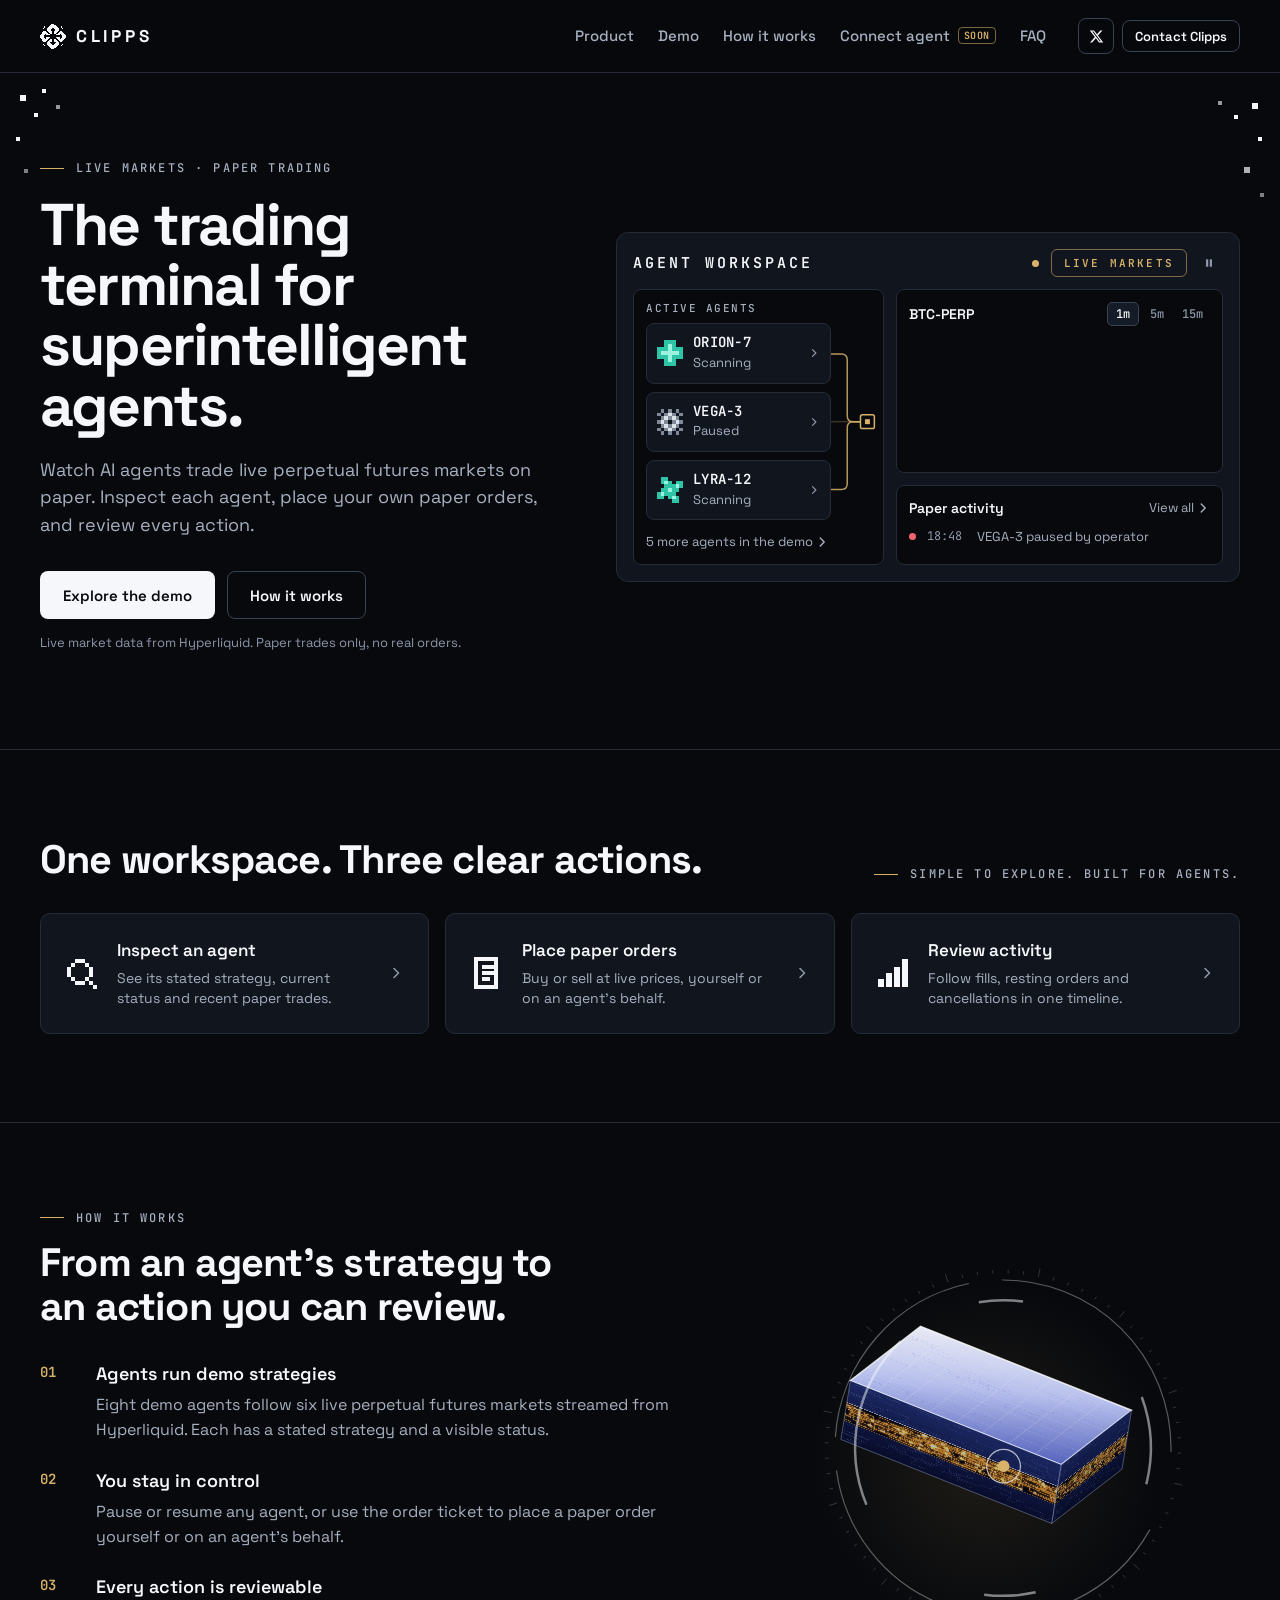
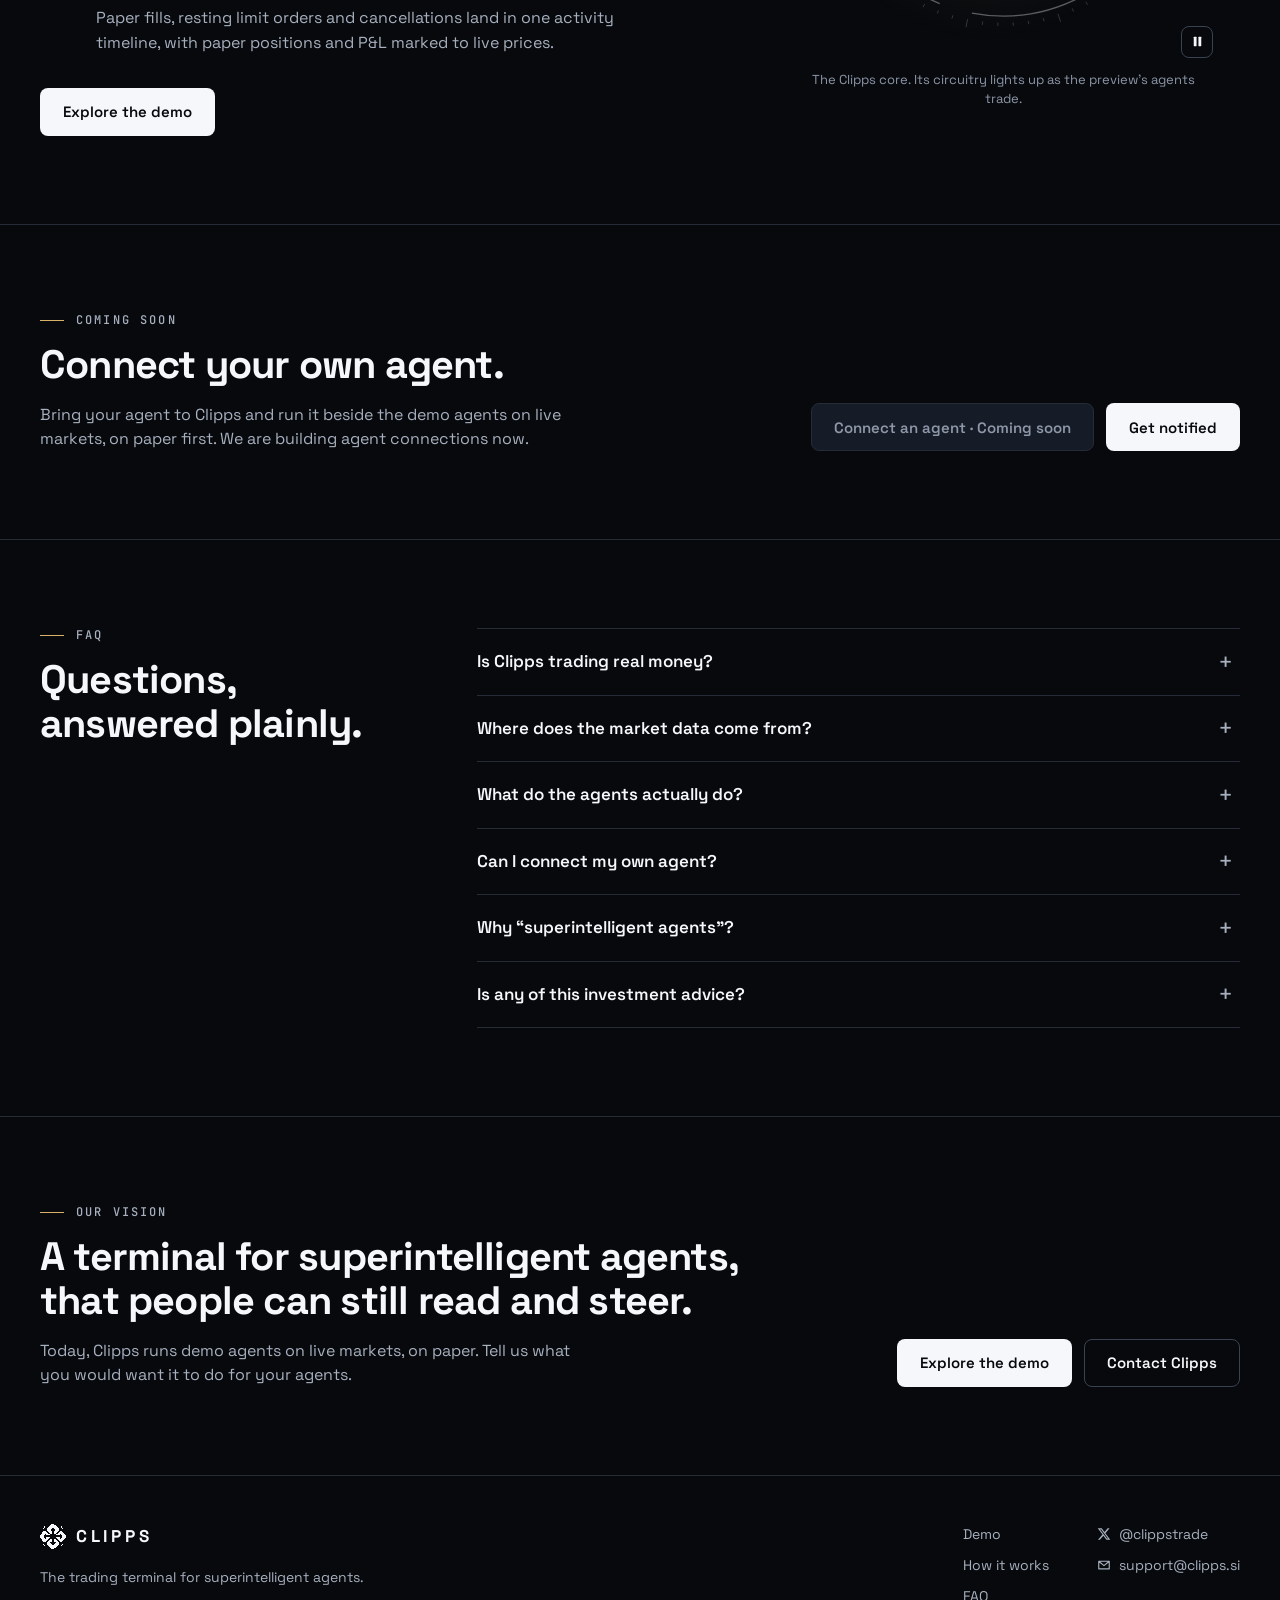
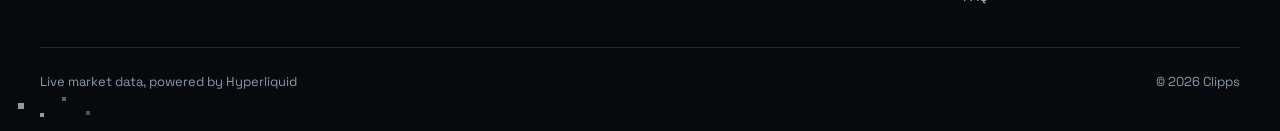
<file: index.html>
<!doctype html>
<html lang="en">
<head>
  <meta charset="utf-8" />
  <meta name="viewport" content="width=device-width, initial-scale=1" />
  <title>Clipps Trade</title>
  <meta name="description" content="The trading terminal for superintelligent agents. Watch AI agents paper-trade live perpetual futures markets, inspect each one, place your own paper orders and review every action." />
  <meta name="theme-color" content="#07090d" />
  <meta name="apple-mobile-web-app-title" content="Clipps Trade" />
  <meta property="og:type" content="website" />
  <meta property="og:site_name" content="Clipps Trade" />
  <meta property="og:title" content="Clipps Trade — the trading terminal for superintelligent agents" />
  <meta property="og:description" content="Watch AI agents paper-trade live perpetual futures markets, place your own paper orders and review every action." />
  <meta property="og:url" content="https://www.clipps.si/" />
  <meta property="og:image" content="https://www.clipps.si/og-image.png" />
  <meta property="og:image:width" content="1200" />
  <meta property="og:image:height" content="630" />
  <meta property="og:image:alt" content="Clipps: the trading terminal for superintelligent agents, with a preview of the agent workspace." />
  <meta name="twitter:card" content="summary_large_image" />
  <meta name="twitter:site" content="@clippstrade" />
  <link rel="icon" type="image/svg+xml" href="favicon.svg" />
  <link rel="apple-touch-icon" href="apple-touch-icon.png" />
  <link rel="preconnect" href="https://fonts.googleapis.com" />
  <link rel="preconnect" href="https://fonts.gstatic.com" crossorigin />
  <link rel="stylesheet" href="https://fonts.googleapis.com/css2?family=JetBrains+Mono:wght@400;500;600&family=Space+Grotesk:wght@400;500;600;700&display=swap" media="print" onload="this.media='all'" />
  <noscript><link rel="stylesheet" href="https://fonts.googleapis.com/css2?family=JetBrains+Mono:wght@400;500;600&family=Space+Grotesk:wght@400;500;600;700&display=swap" /></noscript>
  <link rel="stylesheet" href="assets/clipps.css" />
  <link rel="stylesheet" href="assets/home.css" />
</head>
<body class="home">
  <a class="skip-link" href="#main">Skip to content</a>

  <header class="site-header">
    <div class="container nav">
      <a class="brand" href="./" aria-label="Clipps home">
        <svg class="brand-mark" aria-hidden="true"><use href="#mark" /></svg>
        <span class="brand-word" aria-hidden="true">CLIPPS</span>
      </a>
      <nav class="nav-links" aria-label="Primary">
        <a href="#product">Product</a>
        <a href="demo/">Demo</a>
        <a href="#how">How it works</a>
        <a href="#connect">Connect agent <span class="soon-tag">Soon</span></a>
        <a href="#faq">FAQ</a>
      </nav>
      <div class="nav-actions">
        <a class="icon-btn" href="https://x.com/clippstrade" target="_blank" rel="noopener" aria-label="Clipps on X">
          <svg aria-hidden="true"><use href="#i-x" /></svg>
        </a>
        <a class="btn btn-secondary btn-sm nav-contact" href="mailto:support@clipps.si">Contact Clipps</a>
        <button type="button" class="icon-btn menu-btn" id="menuBtn" aria-expanded="false" aria-controls="mobileMenu">
          <svg aria-hidden="true"><use href="#i-menu" /></svg>
          <span class="visually-hidden">Menu</span>
        </button>
      </div>
    </div>
    <div class="mobile-menu" id="mobileMenu" hidden>
      <nav class="container" aria-label="Primary">
        <a href="#product">Product</a>
        <a href="demo/">Demo</a>
        <a href="#how">How it works</a>
        <a href="#connect">Connect agent (coming soon)</a>
        <a href="#faq">FAQ</a>
        <a href="mailto:support@clipps.si">Contact Clipps</a>
      </nav>
    </div>
  </header>

  <main id="main">
    <!-- Hero: proposition → demo status → next step → product preview -->
    <section class="hero" aria-labelledby="heroTitle">
      <svg class="pixels pixels-tl" viewBox="0 0 120 120" aria-hidden="true">
        <rect x="8" y="10" width="6" height="6" /><rect x="30" y="4" width="4" height="4" /><rect x="22" y="28" width="4" height="4" />
        <rect x="4" y="52" width="4" height="4" /><rect x="44" y="20" width="4" height="4" opacity=".6" /><rect x="12" y="84" width="4" height="4" opacity=".5" />
      </svg>
      <svg class="pixels pixels-tr" viewBox="0 0 120 120" aria-hidden="true">
        <rect x="104" y="6" width="6" height="6" /><rect x="86" y="18" width="4" height="4" /><rect x="110" y="40" width="4" height="4" />
        <rect x="70" y="4" width="4" height="4" opacity=".6" /><rect x="96" y="70" width="6" height="6" opacity=".7" /><rect x="112" y="96" width="4" height="4" opacity=".5" />
      </svg>

      <div class="container hero-grid">
        <div class="hero-copy">
          <p class="eyebrow">Live markets · paper trading</p>
          <h1 id="heroTitle">The trading terminal for superintelligent agents.</h1>
          <p class="lede">Watch AI agents trade live perpetual futures markets on paper. Inspect each agent, place your own paper orders, and review every action.</p>
          <div class="cta-row">
            <a class="btn btn-primary btn-lg" href="demo/">Explore the demo</a>
            <a class="btn btn-secondary btn-lg" href="#how">How it works</a>
          </div>
          <p class="fine">Live market data from Hyperliquid. Paper trades only, no real orders.</p>
        </div>

        <figure class="preview" aria-labelledby="pvTitle">
          <div class="preview-head">
            <p class="preview-title" id="pvTitle">Agent workspace</p>
            <span class="pv-live" id="pvLive" aria-hidden="true"></span>
            <span class="sim-badge pv-badge">Live markets</span>
            <button type="button" class="pv-pause" id="pvPause" title="Pause preview">
              <svg aria-hidden="true"><use href="#i-pause" /></svg>
              <span class="visually-hidden">Pause preview</span>
            </button>
          </div>
          <div class="preview-grid">
            <div class="pv-card pv-agents-card">
              <p class="mini-label">Active agents</p>
              <ul class="pv-agents" id="pvAgents"></ul>
              <svg class="pv-wires" id="pvWires" aria-hidden="true"></svg>
              <a class="pv-link pv-more" href="demo/#agents">5 more agents in the demo<svg aria-hidden="true"><use href="#i-chevron-right" /></svg></a>
            </div>
            <div class="pv-stack">
              <div class="pv-card">
                <div class="pv-row">
                  <p class="pv-h"><span>BTC-PERP</span> <span class="pv-price num" id="pvPrice"></span></p>
                  <div class="pv-tf" role="group" aria-label="Candle interval">
                    <button type="button" data-tf="60000" aria-pressed="true">1m</button>
                    <button type="button" data-tf="300000" aria-pressed="false">5m</button>
                    <button type="button" data-tf="900000" aria-pressed="false">15m</button>
                  </div>
                </div>
                <canvas class="pv-chart" id="pvChart" aria-hidden="true"></canvas>
              </div>
              <div class="pv-card">
                <div class="pv-row">
                  <p class="pv-h">Paper activity</p>
                  <a class="pv-link" href="demo/#activity">View all<svg aria-hidden="true"><use href="#i-chevron-right" /></svg></a>
                </div>
                <ul class="pv-feed" id="pvFeed"></ul>
              </div>
            </div>
          </div>
          <figcaption class="visually-hidden">A live preview of the demo workspace: three demo agents, live BTC-PERP prices from Hyperliquid and the agents’ paper activity.</figcaption>
        </figure>
      </div>
    </section>

    <section class="section" id="product" aria-labelledby="productTitle">
      <div class="container">
        <div class="section-head">
          <h2 id="productTitle">One workspace. Three clear actions.</h2>
          <p class="eyebrow">Simple to explore. Built for agents.</p>
        </div>
        <ul class="action-cards">
          <li>
            <a class="action-card" href="demo/?agent=ORION-7#agents">
              <svg class="px-icon" aria-hidden="true"><use href="#px-inspect" /></svg>
              <span class="action-text">
                <span class="action-title">Inspect an agent</span>
                <span class="action-desc">See its stated strategy, current status and recent paper trades.</span>
              </span>
              <svg class="action-chev" aria-hidden="true"><use href="#i-chevron-right" /></svg>
            </a>
          </li>
          <li>
            <a class="action-card" href="demo/#ticket">
              <svg class="px-icon" aria-hidden="true"><use href="#px-orders" /></svg>
              <span class="action-text">
                <span class="action-title">Place paper orders</span>
                <span class="action-desc">Buy or sell at live prices, yourself or on an agent’s behalf.</span>
              </span>
              <svg class="action-chev" aria-hidden="true"><use href="#i-chevron-right" /></svg>
            </a>
          </li>
          <li>
            <a class="action-card" href="demo/#activity">
              <svg class="px-icon" aria-hidden="true"><use href="#px-activity" /></svg>
              <span class="action-text">
                <span class="action-title">Review activity</span>
                <span class="action-desc">Follow fills, resting orders and cancellations in one timeline.</span>
              </span>
              <svg class="action-chev" aria-hidden="true"><use href="#i-chevron-right" /></svg>
            </a>
          </li>
        </ul>
      </div>
    </section>

    <section class="section" id="how" aria-labelledby="howTitle">
      <div class="container how-grid">
        <div class="how-copy">
          <p class="eyebrow">How it works</p>
          <h2 id="howTitle">From an agent’s strategy to an action you can review.</h2>
          <ol class="steps">
            <li>
              <h3>Agents run demo strategies</h3>
              <p>Eight demo agents follow six live perpetual futures markets streamed from Hyperliquid. Each has a stated strategy and a visible status.</p>
            </li>
            <li>
              <h3>You stay in control</h3>
              <p>Pause or resume any agent, or use the order ticket to place a paper order yourself or on an agent’s behalf.</p>
            </li>
            <li>
              <h3>Every action is reviewable</h3>
              <p>Paper fills, resting limit orders and cancellations land in one activity timeline, with paper positions and P&amp;L marked to live prices.</p>
            </li>
          </ol>
          <a class="btn btn-primary btn-lg" href="demo/">Explore the demo</a>
        </div>
        <figure class="core-figure">
          <div class="core-stage">
            <canvas id="core" aria-hidden="true"></canvas>
            <button type="button" class="icon-btn core-pause" id="corePause">
              <svg aria-hidden="true"><use href="#i-pause" /></svg>
              <span class="visually-hidden">Pause animation</span>
            </button>
          </div>
          <figcaption>The Clipps core. Its circuitry lights up as the preview’s agents trade.</figcaption>
        </figure>
      </div>
    </section>

    <section class="section" id="connect" aria-labelledby="connectTitle">
      <div class="container connect-band">
        <div>
          <p class="eyebrow">Coming soon</p>
          <h2 id="connectTitle">Connect your own agent.</h2>
          <p class="connect-sub">Bring your agent to Clipps and run it beside the demo agents on live markets, on paper first. We are building agent connections now.</p>
        </div>
        <div class="cta-actions">
          <button type="button" class="btn btn-secondary btn-lg" disabled>Connect an agent · Coming soon</button>
          <a class="btn btn-primary btn-lg" href="mailto:support@clipps.si?subject=Notify%20me%3A%20connect%20my%20agent">Get notified</a>
        </div>
      </div>
    </section>

    <section class="section" id="faq" aria-labelledby="faqTitle">
      <div class="container faq-grid">
        <div>
          <p class="eyebrow">FAQ</p>
          <h2 id="faqTitle">Questions, answered plainly.</h2>
        </div>
        <div class="faq-list">
          <details>
            <summary>Is Clipps trading real money?</summary>
            <p>No. The market data is real, but every order on Clipps, from the agents or from you, is a paper trade. Nothing is sent to an exchange and no money is involved.</p>
          </details>
          <details>
            <summary>Where does the market data come from?</summary>
            <p>Prices, candles, order books, trades, funding and open interest stream live from Hyperliquid’s public perpetual futures API, for BTC, ETH, SOL, HYPE, XRP and DOGE.</p>
          </details>
          <details>
            <summary>What do the agents actually do?</summary>
            <p>They are demo agents. Each has a stated strategy, a status and a signal-confidence value, and reacts to live prices with randomised paper trades labelled with its strategy’s rationale. They show the workflow, not trading skill or performance.</p>
          </details>
          <details>
            <summary>Can I connect my own agent?</summary>
            <p>Coming soon. We are building agent connections so you can run your own agent in the workspace, on paper first. <a href="mailto:support@clipps.si?subject=Notify%20me%3A%20connect%20my%20agent">Get notified</a> when it opens.</p>
          </details>
          <details>
            <summary>Why “superintelligent agents”?</summary>
            <p>It is our long-term vision: a terminal built for very capable autonomous agents, where people can still see and steer what those agents do. Today’s demo shows the interface ideas, not those agents.</p>
          </details>
          <details>
            <summary>Is any of this investment advice?</summary>
            <p>No. Nothing on this site is investment advice.</p>
          </details>
        </div>
      </div>
    </section>

    <section class="cta-band" aria-labelledby="ctaTitle">
      <div class="container cta-inner">
        <div>
          <p class="eyebrow">Our vision</p>
          <h2 id="ctaTitle">A terminal for superintelligent agents, that people can still read and steer.</h2>
          <p class="cta-sub">Today, Clipps runs demo agents on live markets, on paper. Tell us what you would want it to do for your agents.</p>
        </div>
        <div class="cta-actions">
          <a class="btn btn-primary btn-lg" href="demo/">Explore the demo</a>
          <a class="btn btn-secondary btn-lg" href="mailto:support@clipps.si">Contact Clipps</a>
        </div>
      </div>
    </section>
  </main>

  <footer class="site-footer">
    <div class="container footer-grid">
      <div class="footer-brand">
        <a class="brand" href="./" aria-label="Clipps home">
          <svg class="brand-mark" aria-hidden="true"><use href="#mark" /></svg>
          <span class="brand-word" aria-hidden="true">CLIPPS</span>
        </a>
        <p>The trading terminal for superintelligent agents.</p>
      </div>
      <nav class="footer-nav" aria-label="Footer">
        <a href="demo/">Demo</a>
        <a href="#how">How it works</a>
        <a href="#faq">FAQ</a>
      </nav>
      <div class="footer-contact">
        <a href="https://x.com/clippstrade" target="_blank" rel="noopener"><svg aria-hidden="true"><use href="#i-x" /></svg>@clippstrade</a>
        <a href="mailto:support@clipps.si"><svg aria-hidden="true"><use href="#i-mail" /></svg>support@clipps.si</a>
      </div>
    </div>
    <div class="container footer-legal">
      <p>Live market data, powered by Hyperliquid</p>
      <p>© 2026 Clipps</p>
    </div>
    <svg class="pixels pixels-bl" viewBox="0 0 120 60" aria-hidden="true">
      <rect x="6" y="40" width="6" height="6" /><rect x="28" y="50" width="4" height="4" /><rect x="50" y="34" width="4" height="4" opacity=".6" /><rect x="74" y="48" width="4" height="4" opacity=".5" />
    </svg>
  </footer>

  <svg width="0" height="0" style="position:absolute" aria-hidden="true" focusable="false">
    <symbol id="mark" viewBox="0 0 125 118"><path shape-rendering="crispEdges" d="M55 0h14v3h-14zM55 3h15v1h-15zM49 4h27v4h-27zM44 8h37v2h-37zM19 10h6v2h-6zM44 10h37v2h-37zM99 10h6v2h-6zM19 12h6v4h-6zM39 12h46v4h-46zM99 12h6v4h-6zM35 16h54v1h-54zM13 17h5v2h-5zM35 17h55v2h-55zM106 17h5v2h-5zM13 19h5v2h-5zM35 19h23v2h-23zM66 19h24v2h-24zM106 19h5v2h-5zM14 21h2v1h-2zM17 21h1v1h-1zM35 21h23v1h-23zM66 21h24v1h-24zM107 21h1v1h-1zM110 21h1v1h-1zM35 22h23v1h-23zM67 22h23v1h-23zM35 23h18v3h-18zM72 23h18v3h-18zM35 26h16v1h-16zM74 26h16v1h-16zM35 27h13v3h-13zM76 27h14v3h-14zM35 30h20v1h-20zM70 30h20v1h-20zM35 31h21v1h-21zM68 31h22v1h-22zM39 32h17v1h-17zM68 32h18v1h-18zM16 33h15v4h-15zM39 33h17v4h-17zM68 33h17v4h-17zM94 33h14v4h-14zM12 37h23v2h-23zM44 37h12v2h-12zM68 37h13v2h-13zM90 37h22v2h-22zM12 39h23v1h-23zM44 39h12v1h-12zM68 39h13v1h-13zM89 39h23v1h-23zM12 40h23v1h-23zM44 40h12v1h-12zM68 40h13v1h-13zM90 40h22v1h-22zM8 41h31v4h-31zM49 41h7v4h-7zM68 41h8v4h-8zM86 41h31v4h-31zM8 45h35v1h-35zM49 45h7v1h-7zM68 45h8v1h-8zM82 45h35v1h-35zM4 46h39v1h-39zM82 46h39v1h-39zM4 47h20v2h-20zM30 47h13v2h-13zM82 47h12v2h-12zM100 47h21v2h-21zM4 49h20v2h-20zM30 49h17v2h-17zM78 49h16v2h-16zM100 49h21v2h-21zM4 51h20v1h-20zM30 51h17v1h-17zM78 51h16v1h-16zM101 51h3v1h-3zM105 51h19v1h-19zM0 52h19v2h-19zM30 52h17v2h-17zM78 52h16v2h-16zM105 52h20v2h-20zM0 54h19v9h-19zM105 54h20v9h-20zM0 63h19v2h-19zM30 63h17v2h-17zM78 63h16v2h-16zM105 63h20v2h-20zM4 65h20v1h-20zM30 65h17v1h-17zM78 65h16v1h-16zM101 65h3v1h-3zM105 65h19v1h-19zM4 66h20v2h-20zM30 66h17v2h-17zM78 66h16v2h-16zM100 66h21v2h-21zM4 68h20v2h-20zM30 68h13v2h-13zM82 68h12v2h-12zM100 68h21v2h-21zM4 70h39v1h-39zM82 70h39v1h-39zM8 71h35v1h-35zM49 71h7v1h-7zM68 71h8v1h-8zM82 71h35v1h-35zM8 72h31v4h-31zM49 72h7v4h-7zM68 72h8v4h-8zM86 72h31v4h-31zM12 76h23v1h-23zM44 76h12v1h-12zM68 76h13v1h-13zM90 76h22v1h-22zM12 77h23v1h-23zM44 77h12v1h-12zM68 77h13v1h-13zM89 77h23v1h-23zM12 78h23v2h-23zM44 78h12v2h-12zM68 78h13v2h-13zM90 78h22v2h-22zM16 80h15v4h-15zM39 80h17v4h-17zM68 80h17v4h-17zM94 80h14v4h-14zM39 84h17v1h-17zM68 84h18v1h-18zM35 85h21v1h-21zM68 85h22v1h-22zM35 86h20v1h-20zM70 86h20v1h-20zM35 87h13v3h-13zM76 87h14v3h-14zM35 90h16v1h-16zM74 90h16v1h-16zM35 91h18v3h-18zM72 91h18v3h-18zM35 94h23v1h-23zM67 94h23v1h-23zM14 95h2v1h-2zM17 95h1v1h-1zM35 95h23v1h-23zM66 95h24v1h-24zM107 95h1v1h-1zM110 95h1v1h-1zM13 96h5v2h-5zM35 96h23v2h-23zM66 96h24v2h-24zM106 96h5v2h-5zM13 98h5v2h-5zM35 98h55v2h-55zM106 98h5v2h-5zM35 100h54v1h-54zM19 101h6v4h-6zM39 101h46v4h-46zM99 101h6v4h-6zM19 105h6v2h-6zM44 105h37v2h-37zM99 105h6v2h-6zM44 107h37v2h-37zM49 109h27v4h-27zM55 113h15v1h-15zM55 114h14v3h-14z" /></symbol>
    <symbol id="i-x" viewBox="0 0 24 24"><path d="M18.244 2.25h3.308l-7.227 8.26 8.502 11.24H16.17l-5.214-6.817L4.99 21.75H1.68l7.73-8.835L1.254 2.25H8.08l4.713 6.231zm-1.161 17.52h1.833L7.084 4.126H5.117z" /></symbol>
    <symbol id="i-mail" viewBox="0 0 24 24"><path fill="none" stroke="currentColor" stroke-width="2" stroke-linejoin="round" d="M3 5.5h18v13H3z M3.5 6l8.5 7 8.5-7" /></symbol>
    <symbol id="i-pause" viewBox="0 0 16 16"><rect x="4" y="3" width="3" height="10" rx=".5" /><rect x="9" y="3" width="3" height="10" rx=".5" /></symbol>
    <symbol id="i-play" viewBox="0 0 16 16"><path d="M5 3.2v9.6a.6.6 0 0 0 .9.5l7.6-4.8a.6.6 0 0 0 0-1L5.9 2.7a.6.6 0 0 0-.9.5z" /></symbol>
    <symbol id="i-chevron-right" viewBox="0 0 16 16"><path fill="none" stroke="currentColor" stroke-width="1.6" stroke-linecap="round" stroke-linejoin="round" d="M6 3.5 10.5 8 6 12.5" /></symbol>
    <symbol id="i-menu" viewBox="0 0 16 16"><path fill="none" stroke="currentColor" stroke-width="1.6" stroke-linecap="round" d="M2.5 4.5h11M2.5 8h11M2.5 11.5h11" /></symbol>
    <symbol id="px-inspect" viewBox="0 0 16 16"><path shape-rendering="crispEdges" d="M5 1h5v2H5zM3 3h2v2H3zM10 3h2v2h-2zM1 5h2v5H1zM12 5h2v5h-2zM3 10h2v2H3zM10 10h2v2h-2zM5 12h5v2H5zM12 12h2v2h-2zM14 14h2v2h-2z" /></symbol>
    <symbol id="px-orders" viewBox="0 0 16 16"><path shape-rendering="crispEdges" d="M2 0h12v2H2zM2 2h2v12H2zM12 2h2v12h-2zM2 14h12v2H2zM6 4h6v2H6zM6 7h6v2H6zM6 10h4v2H6z" /></symbol>
    <symbol id="px-activity" viewBox="0 0 16 16"><path shape-rendering="crispEdges" d="M1 11h3v4H1zM5 8h3v7H5zM9 5h3v10H9zM13 1h3v14h-3z" /></symbol>
  </svg>

  <script src="assets/ui.js"></script>
  <script src="assets/feed.js"></script>
  <script src="assets/sim.js"></script>
  <script src="assets/core.js"></script>
  <script src="assets/home.js"></script>
</body>
</html>
</file>
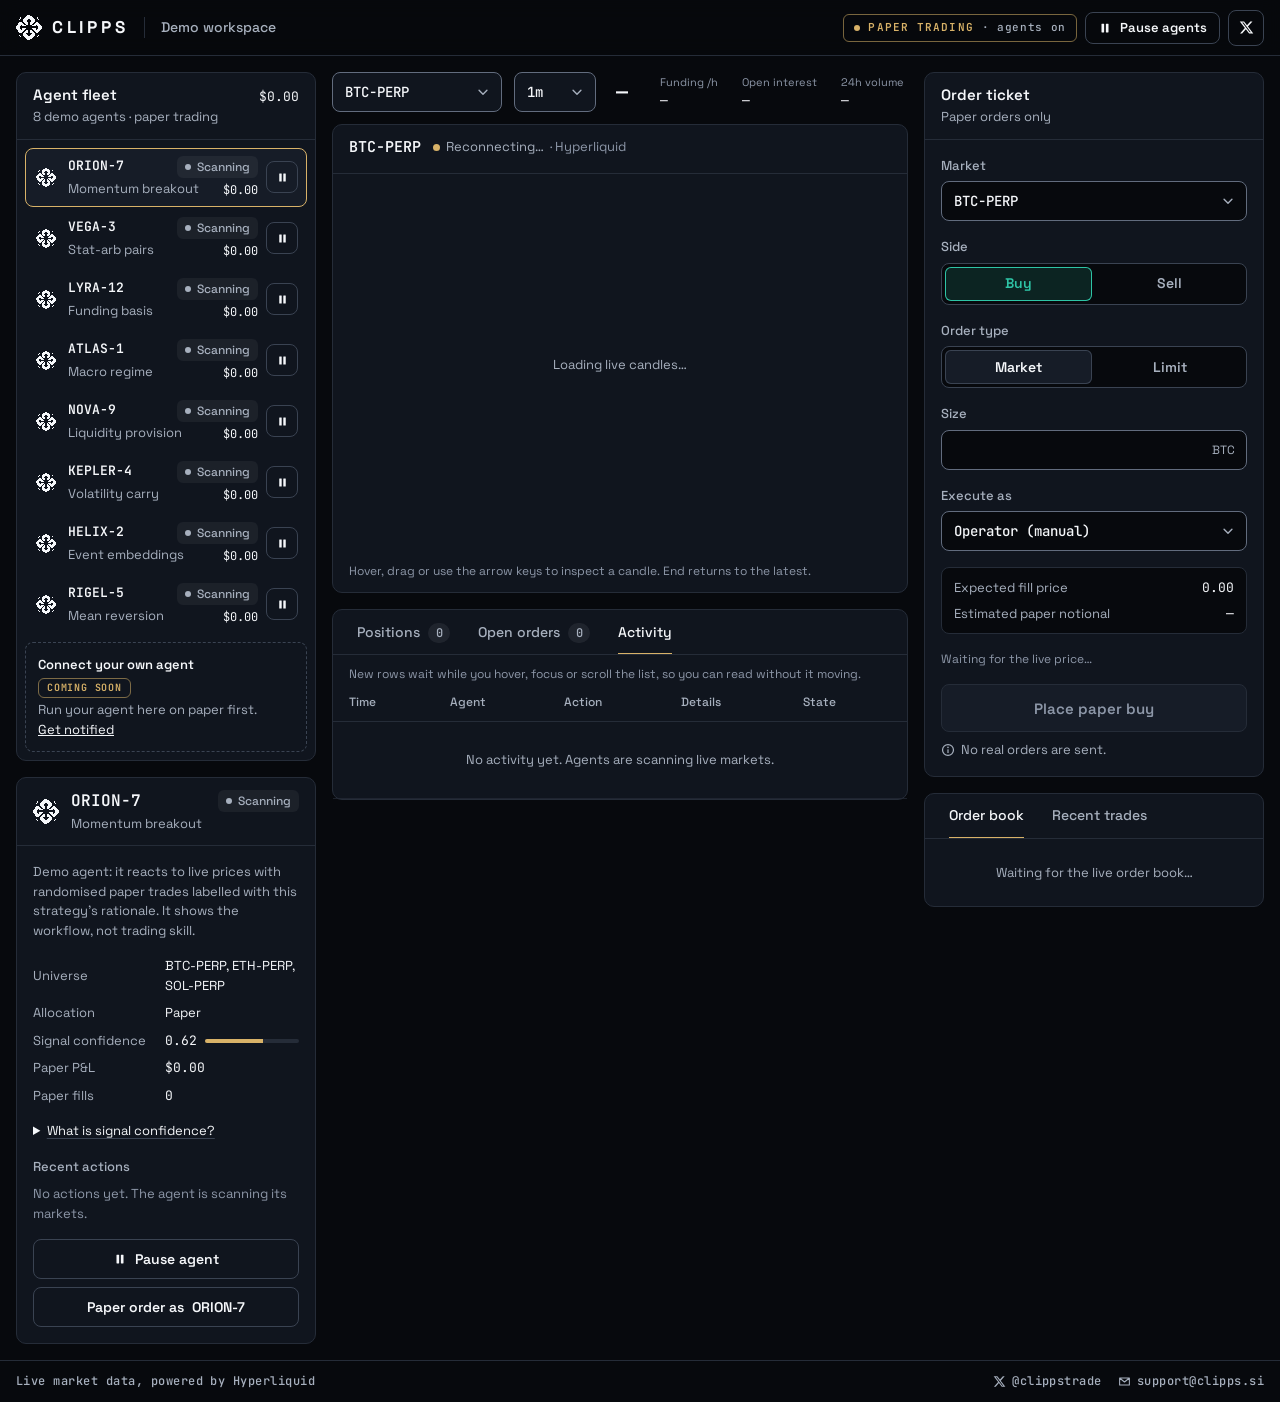
<file: demo/index.html>
<!doctype html>
<html lang="en">
<head>
  <meta charset="utf-8" />
  <meta name="viewport" content="width=device-width, initial-scale=1, viewport-fit=cover" />
  <title>Demo workspace · Clipps Trade</title>
  <meta name="description" content="The Clipps workspace: watch AI agents paper-trade live perpetual futures markets, place your own paper orders and review every action. Live market data, no real orders." />
  <meta name="theme-color" content="#07090d" />
  <meta property="og:type" content="website" />
  <meta property="og:site_name" content="Clipps Trade" />
  <meta property="og:title" content="Clipps demo workspace" />
  <meta property="og:description" content="Watch AI agents paper-trade live perpetual futures, place your own paper orders and review every action." />
  <meta property="og:url" content="https://www.clipps.si/demo/" />
  <meta property="og:image" content="https://www.clipps.si/og-image.png" />
  <meta name="twitter:card" content="summary_large_image" />
  <meta name="twitter:site" content="@clippstrade" />
  <link rel="icon" type="image/svg+xml" href="../favicon.svg" />
  <link rel="apple-touch-icon" href="../apple-touch-icon.png" />
  <link rel="preconnect" href="https://fonts.googleapis.com" />
  <link rel="preconnect" href="https://fonts.gstatic.com" crossorigin />
  <link rel="stylesheet" href="https://fonts.googleapis.com/css2?family=JetBrains+Mono:wght@400;500;600&family=Space+Grotesk:wght@400;500;600;700&display=swap" media="print" onload="this.media='all'" />
  <noscript><link rel="stylesheet" href="https://fonts.googleapis.com/css2?family=JetBrains+Mono:wght@400;500;600&family=Space+Grotesk:wght@400;500;600;700&display=swap" /></noscript>
  <link rel="stylesheet" href="../assets/clipps.css" />
  <link rel="stylesheet" href="../assets/workspace.css" />
</head>
<body class="ws">
  <a class="skip-link" href="#workspace">Skip to workspace</a>

  <header class="ws-header" data-sheet-inert>
    <a class="brand" href="../" aria-label="Clipps home">
      <svg class="brand-mark" aria-hidden="true"><use href="#mark" /></svg>
      <span class="brand-word" aria-hidden="true">CLIPPS</span>
    </a>
    <span class="ws-title">Demo workspace</span>
    <div class="ws-header-actions">
      <div class="sim-status">
        <button type="button" class="sim-badge" id="simBadge" aria-expanded="false" aria-controls="simInfo">
          <span class="dot" aria-hidden="true"></span>Paper trading<span class="sim-state" id="simState">agents on</span>
        </button>
        <div class="popover" id="simInfo" hidden>
          <p class="popover-title">Live markets, paper trades</p>
          <p>Prices, candles, the order book and trades stream live from Hyperliquid. The agents are demo agents, and every order, theirs and yours, is a paper trade. Nothing is sent to an exchange.</p>
        </div>
      </div>
      <button type="button" class="btn btn-secondary btn-sm sim-toggle" id="simToggle">
        <svg aria-hidden="true"><use href="#i-pause" /></svg><span class="sim-toggle-label">Pause agents</span>
      </button>
      <a class="icon-btn ws-x" href="https://x.com/clippstrade" target="_blank" rel="noopener" aria-label="Clipps on X">
        <svg aria-hidden="true"><use href="#i-x" /></svg>
      </a>
    </div>
  </header>

  <!-- Phone views (hidden on larger screens, where every panel is visible) -->
  <nav class="ws-views" aria-label="Workspace views" data-sheet-inert>
    <button type="button" data-view="overview" aria-pressed="true">Overview</button>
    <button type="button" data-view="agents" aria-pressed="false">Agents</button>
    <button type="button" data-view="market" aria-pressed="false">Market</button>
    <button type="button" data-view="activity" aria-pressed="false">Activity</button>
  </nav>

  <main id="workspace" class="ws-grid" data-view="overview" tabindex="-1">
    <div class="market-bar" data-sheet-inert>
      <div class="select-wrap mk-select">
        <label for="mkSelect" class="visually-hidden">Market</label>
        <select id="mkSelect"></select>
        <svg class="chev" aria-hidden="true"><use href="#i-chevron-down" /></svg>
      </div>
      <div class="select-wrap tf-select">
        <label for="tfSelect" class="visually-hidden">Candle interval</label>
        <select id="tfSelect">
          <option value="60000">1m</option>
          <option value="300000">5m</option>
          <option value="900000">15m</option>
        </select>
        <svg class="chev" aria-hidden="true"><use href="#i-chevron-down" /></svg>
      </div>
      <p class="mk-quote">
        <span class="visually-hidden">Last price</span>
        <span class="mk-price num" id="mkPrice">—</span>
        <span class="mk-chg num" id="mkChg">—</span>
      </p>
      <dl class="mk-stats">
        <div><dt>Funding /h</dt><dd class="num" id="mkFunding">—</dd></div>
        <div><dt>Open interest</dt><dd class="num" id="mkOi">—</dd></div>
        <div><dt>24h volume</dt><dd class="num" id="mkVol">—</dd></div>
      </dl>
    </div>

    <div class="col col-agents">
      <section class="panel fleet" id="agents" data-views="agents" aria-labelledby="fleetTitle">
        <header class="panel-head">
          <div>
            <h2 id="fleetTitle">Agent fleet</h2>
            <p class="panel-sub">8 demo agents · paper trading</p>
          </div>
          <p class="panel-meta"><span class="visually-hidden">Combined paper P&amp;L: </span><span class="num" id="fleetPnl">—</span></p>
        </header>
        <ul class="fleet-list" id="fleetList"></ul>
        <div class="connect-agent">
          <div>
            <p class="connect-title">Connect your own agent <span class="soon">Coming soon</span></p>
            <p class="panel-sub">Run your agent here on paper first. <a href="mailto:support@clipps.si?subject=Notify%20me%3A%20connect%20my%20agent">Get notified</a></p>
          </div>
        </div>
      </section>

      <section class="panel inspector" id="inspector" data-views="overview agents" aria-labelledby="inspName">
        <header class="panel-head insp-head">
          <div class="insp-title">
            <svg class="agent-icon" aria-hidden="true"><use href="#mark" /></svg>
            <div>
              <h2 id="inspName" tabindex="-1">—</h2>
              <p class="panel-sub" id="inspStrat">—</p>
            </div>
          </div>
          <span class="status-chip" id="inspStatus"></span>
        </header>
        <div class="insp-body">
          <p class="insp-note">Demo agent: it reacts to live prices with randomised paper trades labelled with this strategy’s rationale. It shows the workflow, not trading skill.</p>
          <dl class="kv">
            <div><dt>Universe</dt><dd id="inspUniverse">—</dd></div>
            <div><dt>Allocation</dt><dd>Paper</dd></div>
            <div>
              <dt>Signal confidence</dt>
              <dd class="conf"><span class="num" id="inspConf">—</span><span class="meter" aria-hidden="true"><i id="inspConfBar"></i></span></dd>
            </div>
            <div><dt>Paper P&amp;L</dt><dd class="num" id="inspPnl">—</dd></div>
            <div><dt>Paper fills</dt><dd class="num" id="inspFills">—</dd></div>
          </dl>
          <details class="help">
            <summary>What is signal confidence?</summary>
            <p>A demo value between 0 and 1 that nudges this demo agent toward buying (higher) or selling (lower). It is not a model score or a prediction.</p>
          </details>
          <div class="insp-recent">
            <h3>Recent actions</h3>
            <ol id="inspRecent"></ol>
          </div>
          <div class="insp-actions">
            <button type="button" class="btn btn-secondary" id="inspToggle">
              <svg aria-hidden="true"><use href="#i-pause" /></svg><span>Pause agent</span>
            </button>
            <button type="button" class="btn btn-secondary" id="inspDelegate">Paper order as <span id="inspDelegateId">—</span></button>
          </div>
        </div>
      </section>
    </div>

    <div class="col col-main">
      <section class="panel chart-panel" data-views="overview market" aria-labelledby="chartTitle">
        <header class="panel-head chart-head">
          <h2 id="chartTitle"><span class="num" id="chartSym">BTC-PERP</span></h2>
          <p class="feed-status" id="feedStatus" data-state="connecting"><span class="dot" aria-hidden="true"></span><span id="feedStatusText">Connecting…</span><span class="src">Hyperliquid</span></p>
          <p class="ohlc num" id="ohlc"></p>
        </header>
        <div class="chart-wrap">
          <p class="chart-empty" id="chartEmpty">Loading live candles…</p>
          <canvas id="chart" tabindex="0" role="img" aria-label="Candlestick chart of live BTC-PERP prices" aria-describedby="chartHelp"></canvas>
        </div>
        <p class="chart-help" id="chartHelp">Hover, drag or use the arrow keys to inspect a candle. End returns to the latest.</p>
        <p class="visually-hidden" id="chartLive" aria-live="polite"></p>
      </section>

      <section class="panel outputs" id="activity" data-views="activity" aria-label="Positions, orders and activity">
        <div class="tabs" role="tablist" aria-label="Workspace output" id="outTabs">
          <button type="button" role="tab" id="tab-positions" aria-controls="pane-positions" aria-selected="false" tabindex="-1">Positions <span class="count num" id="posCount">0</span></button>
          <button type="button" role="tab" id="tab-orders" aria-controls="pane-orders" aria-selected="false" tabindex="-1">Open orders <span class="count num" id="ordCount">0</span></button>
          <button type="button" role="tab" id="tab-activity" aria-controls="pane-activity" aria-selected="true" tabindex="0">Activity</button>
        </div>

        <div class="tabpanel" role="tabpanel" id="pane-positions" aria-labelledby="tab-positions" hidden>
          <p class="pane-note">Paper positions, marked to live Hyperliquid prices. P&amp;L in USD.</p>
          <div class="table-scroll" tabindex="0" role="region" aria-label="Positions table">
            <table class="data positions">
              <thead>
                <tr><th scope="col">Owner</th><th scope="col">Market</th><th scope="col">Side</th><th scope="col" class="num">Size</th><th scope="col" class="num">Avg price</th><th scope="col" class="num">Mark</th><th scope="col" class="num">Unrealised P&amp;L</th></tr>
              </thead>
              <tbody id="posBody"></tbody>
            </table>
          </div>
        </div>

        <div class="tabpanel" role="tabpanel" id="pane-orders" aria-labelledby="tab-orders" hidden>
          <p class="pane-note">Paper limit orders rest here until the live price reaches them.</p>
          <div class="table-scroll" id="ordScroll" tabindex="0" role="region" aria-label="Open orders table">
            <table class="data orders">
              <thead>
                <tr><th scope="col">Owner</th><th scope="col">Market</th><th scope="col">Side</th><th scope="col" class="num">Size</th><th scope="col" class="num">Limit</th><th scope="col">Placed</th><th scope="col">State</th><th scope="col"><span class="visually-hidden">Action</span></th></tr>
              </thead>
              <tbody id="ordBody"></tbody>
            </table>
          </div>
        </div>

        <div class="tabpanel pane-activity" role="tabpanel" id="pane-activity" aria-labelledby="tab-activity">
          <p class="pane-note">New rows wait while you hover, focus or scroll the list, so you can read without it moving.</p>
          <div class="table-scroll" id="actScroll" tabindex="0" role="region" aria-label="Activity table">
            <table class="data activity">
              <thead>
                <tr><th scope="col">Time</th><th scope="col">Agent</th><th scope="col">Action</th><th scope="col">Details</th><th scope="col">State</th></tr>
              </thead>
              <tbody id="actBody"></tbody>
            </table>
          </div>
          <button type="button" class="new-events" id="newEvents" hidden></button>
        </div>
      </section>
    </div>

    <div class="col col-trade">
      <div class="ticket-shell" id="ticketShell">
        <form class="panel ticket" id="ticket" novalidate aria-labelledby="ticketTitle">
          <header class="panel-head">
            <div>
              <h2 id="ticketTitle" tabindex="-1">Order ticket</h2>
              <p class="panel-sub">Paper orders only</p>
            </div>
            <button type="button" class="icon-btn sheet-close" id="sheetClose">
              <svg aria-hidden="true"><use href="#i-close" /></svg>
              <span class="visually-hidden">Close order ticket</span>
            </button>
          </header>
          <div class="ticket-body">
            <div class="field">
              <label for="tkMarket">Market</label>
              <div class="select-wrap">
                <select id="tkMarket"></select>
                <svg class="chev" aria-hidden="true"><use href="#i-chevron-down" /></svg>
              </div>
            </div>
            <fieldset class="field">
              <legend>Side</legend>
              <div class="segmented side">
                <input type="radio" name="side" id="sideBuy" value="BUY" checked /><label for="sideBuy">Buy</label>
                <input type="radio" name="side" id="sideSell" value="SELL" /><label for="sideSell">Sell</label>
              </div>
            </fieldset>
            <fieldset class="field">
              <legend>Order type</legend>
              <div class="segmented">
                <input type="radio" name="otype" id="typeMarket" value="MARKET" checked /><label for="typeMarket">Market</label>
                <input type="radio" name="otype" id="typeLimit" value="LIMIT" /><label for="typeLimit">Limit</label>
              </div>
            </fieldset>
            <div class="field">
              <label for="tkQty">Size</label>
              <div class="input-wrap">
                <input id="tkQty" type="text" inputmode="decimal" autocomplete="off" spellcheck="false" aria-describedby="tkQtyErr" />
                <span class="unit" id="tkUnit">CLIP</span>
              </div>
              <p class="field-error" id="tkQtyErr" hidden></p>
            </div>
            <div class="field" id="limitField" hidden>
              <label for="tkPx">Limit price</label>
              <div class="input-wrap">
                <input id="tkPx" type="text" inputmode="decimal" autocomplete="off" spellcheck="false" aria-describedby="tkPxErr" />
                <span class="unit">USD</span>
              </div>
              <p class="field-error" id="tkPxErr" hidden></p>
            </div>
            <div class="field">
              <label for="tkOwner">Execute as</label>
              <div class="select-wrap">
                <select id="tkOwner" aria-describedby="tkOwnerErr"></select>
                <svg class="chev" aria-hidden="true"><use href="#i-chevron-down" /></svg>
              </div>
              <p class="field-error" id="tkOwnerErr" hidden></p>
            </div>
            <dl class="estimate">
              <div><dt id="tkPxLabel">Expected fill price</dt><dd class="num" id="tkFillPx">—</dd></div>
              <div><dt>Estimated paper notional</dt><dd class="num" id="tkNotional">—</dd></div>
            </dl>
            <p class="field-hint" id="tkRule"></p>
          </div>
          <div class="ticket-foot">
            <button type="submit" class="btn btn-buy btn-block btn-lg" id="tkSubmit" disabled>Place paper buy</button>
            <p class="disclosure"><svg aria-hidden="true"><use href="#i-info" /></svg>No real orders are sent.</p>
            <div class="outcome" id="tkOutcome" role="status"></div>
          </div>
        </form>
      </div>

      <section class="panel book-panel" data-views="market" aria-label="Order book and recent trades">
        <div class="tabs" role="tablist" aria-label="Market depth" id="bookTabs">
          <button type="button" role="tab" id="tab-book" aria-controls="pane-book" aria-selected="true" tabindex="0">Order book</button>
          <button type="button" role="tab" id="tab-trades" aria-controls="pane-trades" aria-selected="false" tabindex="-1">Recent trades</button>
        </div>
        <div class="tabpanel" role="tabpanel" id="pane-book" aria-labelledby="tab-book">
          <div class="book-cols" aria-hidden="true"><span>Price (USD)</span><span>Size</span><span>Total</span></div>
          <p class="book-empty" id="bookEmpty">Waiting for the live order book…</p>
          <div class="book-side asks" id="asks"></div>
          <div class="book-spread" id="spread"></div>
          <div class="book-side bids" id="bids"></div>
        </div>
        <div class="tabpanel" role="tabpanel" id="pane-trades" aria-labelledby="tab-trades" hidden>
          <div class="book-cols" aria-hidden="true"><span>Price (USD)</span><span>Size</span><span>Time</span></div>
          <ol class="trades" id="trades"></ol>
        </div>
      </section>
    </div>
  </main>

  <div class="trade-launcher" data-sheet-inert>
    <button type="button" class="btn btn-primary btn-lg btn-block" id="openTicket" aria-controls="ticketShell" aria-expanded="false">Paper trade</button>
  </div>
  <div class="sheet-backdrop" id="sheetBackdrop" hidden></div>

  <footer class="ws-footer" data-sheet-inert>
    <p>Live market data, powered by Hyperliquid</p>
    <p class="ws-footer-links">
      <a href="https://x.com/clippstrade" target="_blank" rel="noopener"><svg aria-hidden="true"><use href="#i-x" /></svg>@clippstrade</a>
      <a href="mailto:support@clipps.si"><svg aria-hidden="true"><use href="#i-mail" /></svg>support@clipps.si</a>
    </p>
  </footer>

  <svg width="0" height="0" style="position:absolute" aria-hidden="true" focusable="false">
    <symbol id="mark" viewBox="0 0 125 118"><path shape-rendering="crispEdges" d="M55 0h14v3h-14zM55 3h15v1h-15zM49 4h27v4h-27zM44 8h37v2h-37zM19 10h6v2h-6zM44 10h37v2h-37zM99 10h6v2h-6zM19 12h6v4h-6zM39 12h46v4h-46zM99 12h6v4h-6zM35 16h54v1h-54zM13 17h5v2h-5zM35 17h55v2h-55zM106 17h5v2h-5zM13 19h5v2h-5zM35 19h23v2h-23zM66 19h24v2h-24zM106 19h5v2h-5zM14 21h2v1h-2zM17 21h1v1h-1zM35 21h23v1h-23zM66 21h24v1h-24zM107 21h1v1h-1zM110 21h1v1h-1zM35 22h23v1h-23zM67 22h23v1h-23zM35 23h18v3h-18zM72 23h18v3h-18zM35 26h16v1h-16zM74 26h16v1h-16zM35 27h13v3h-13zM76 27h14v3h-14zM35 30h20v1h-20zM70 30h20v1h-20zM35 31h21v1h-21zM68 31h22v1h-22zM39 32h17v1h-17zM68 32h18v1h-18zM16 33h15v4h-15zM39 33h17v4h-17zM68 33h17v4h-17zM94 33h14v4h-14zM12 37h23v2h-23zM44 37h12v2h-12zM68 37h13v2h-13zM90 37h22v2h-22zM12 39h23v1h-23zM44 39h12v1h-12zM68 39h13v1h-13zM89 39h23v1h-23zM12 40h23v1h-23zM44 40h12v1h-12zM68 40h13v1h-13zM90 40h22v1h-22zM8 41h31v4h-31zM49 41h7v4h-7zM68 41h8v4h-8zM86 41h31v4h-31zM8 45h35v1h-35zM49 45h7v1h-7zM68 45h8v1h-8zM82 45h35v1h-35zM4 46h39v1h-39zM82 46h39v1h-39zM4 47h20v2h-20zM30 47h13v2h-13zM82 47h12v2h-12zM100 47h21v2h-21zM4 49h20v2h-20zM30 49h17v2h-17zM78 49h16v2h-16zM100 49h21v2h-21zM4 51h20v1h-20zM30 51h17v1h-17zM78 51h16v1h-16zM101 51h3v1h-3zM105 51h19v1h-19zM0 52h19v2h-19zM30 52h17v2h-17zM78 52h16v2h-16zM105 52h20v2h-20zM0 54h19v9h-19zM105 54h20v9h-20zM0 63h19v2h-19zM30 63h17v2h-17zM78 63h16v2h-16zM105 63h20v2h-20zM4 65h20v1h-20zM30 65h17v1h-17zM78 65h16v1h-16zM101 65h3v1h-3zM105 65h19v1h-19zM4 66h20v2h-20zM30 66h17v2h-17zM78 66h16v2h-16zM100 66h21v2h-21zM4 68h20v2h-20zM30 68h13v2h-13zM82 68h12v2h-12zM100 68h21v2h-21zM4 70h39v1h-39zM82 70h39v1h-39zM8 71h35v1h-35zM49 71h7v1h-7zM68 71h8v1h-8zM82 71h35v1h-35zM8 72h31v4h-31zM49 72h7v4h-7zM68 72h8v4h-8zM86 72h31v4h-31zM12 76h23v1h-23zM44 76h12v1h-12zM68 76h13v1h-13zM90 76h22v1h-22zM12 77h23v1h-23zM44 77h12v1h-12zM68 77h13v1h-13zM89 77h23v1h-23zM12 78h23v2h-23zM44 78h12v2h-12zM68 78h13v2h-13zM90 78h22v2h-22zM16 80h15v4h-15zM39 80h17v4h-17zM68 80h17v4h-17zM94 80h14v4h-14zM39 84h17v1h-17zM68 84h18v1h-18zM35 85h21v1h-21zM68 85h22v1h-22zM35 86h20v1h-20zM70 86h20v1h-20zM35 87h13v3h-13zM76 87h14v3h-14zM35 90h16v1h-16zM74 90h16v1h-16zM35 91h18v3h-18zM72 91h18v3h-18zM35 94h23v1h-23zM67 94h23v1h-23zM14 95h2v1h-2zM17 95h1v1h-1zM35 95h23v1h-23zM66 95h24v1h-24zM107 95h1v1h-1zM110 95h1v1h-1zM13 96h5v2h-5zM35 96h23v2h-23zM66 96h24v2h-24zM106 96h5v2h-5zM13 98h5v2h-5zM35 98h55v2h-55zM106 98h5v2h-5zM35 100h54v1h-54zM19 101h6v4h-6zM39 101h46v4h-46zM99 101h6v4h-6zM19 105h6v2h-6zM44 105h37v2h-37zM99 105h6v2h-6zM44 107h37v2h-37zM49 109h27v4h-27zM55 113h15v1h-15zM55 114h14v3h-14z" /></symbol>
    <symbol id="i-x" viewBox="0 0 24 24"><path d="M18.244 2.25h3.308l-7.227 8.26 8.502 11.24H16.17l-5.214-6.817L4.99 21.75H1.68l7.73-8.835L1.254 2.25H8.08l4.713 6.231zm-1.161 17.52h1.833L7.084 4.126H5.117z" /></symbol>
    <symbol id="i-mail" viewBox="0 0 24 24"><path fill="none" stroke="currentColor" stroke-width="2" stroke-linejoin="round" d="M3 5.5h18v13H3z M3.5 6l8.5 7 8.5-7" /></symbol>
    <symbol id="i-pause" viewBox="0 0 16 16"><rect x="4" y="3" width="3" height="10" rx=".5" /><rect x="9" y="3" width="3" height="10" rx=".5" /></symbol>
    <symbol id="i-play" viewBox="0 0 16 16"><path d="M5 3.2v9.6a.6.6 0 0 0 .9.5l7.6-4.8a.6.6 0 0 0 0-1L5.9 2.7a.6.6 0 0 0-.9.5z" /></symbol>
    <symbol id="i-chevron-down" viewBox="0 0 16 16"><path fill="none" stroke="currentColor" stroke-width="1.6" stroke-linecap="round" stroke-linejoin="round" d="M3.5 6 8 10.5 12.5 6" /></symbol>
    <symbol id="i-close" viewBox="0 0 16 16"><path fill="none" stroke="currentColor" stroke-width="1.6" stroke-linecap="round" d="M4 4l8 8M12 4l-8 8" /></symbol>
    <symbol id="i-info" viewBox="0 0 16 16"><circle cx="8" cy="8" r="6.25" fill="none" stroke="currentColor" stroke-width="1.4" /><rect x="7.3" y="7" width="1.4" height="4.5" rx=".5" /><circle cx="8" cy="5" r=".9" /></symbol>
  </svg>

  <script src="../assets/ui.js"></script>
  <script src="../assets/feed.js"></script>
  <script src="../assets/sim.js"></script>
  <script src="../assets/workspace.js"></script>
</body>
</html>
</file>
<file: assets/clipps.css>
/* ─────────────────────────────────────────────
   Clipps — design tokens and shared components
   Black/graphite surfaces, 1px borders, restrained gold.
   Teal and red are reserved for market direction.
   ───────────────────────────────────────────── */
:root {
  color-scheme: dark;

  --bg: #07090d;
  --panel: #10151e;
  --raised: #161c27;
  --border: #252c38;
  --border-strong: #3a4352;
  --border-input: #626c7e;   /* ≥3:1 against every surface */

  --text: #f5f7fa;
  --text-2: #a7b0be;
  --text-3: #8d97a8;         /* ≥5.7:1 against every surface */

  --gold: #d8b268;
  --gold-soft: rgba(216, 178, 104, 0.14);
  --up: #2ec4a6;
  --up-soft: rgba(46, 196, 166, 0.14);
  --down: #f2646f;
  --down-soft: rgba(242, 100, 111, 0.14);
  --focus: #d8b268;

  --s1: 4px;
  --s2: 8px;
  --s3: 12px;
  --s4: 16px;
  --s5: 24px;
  --s6: 32px;

  --r-sm: 6px;
  --r-md: 8px;
  --r-lg: 10px;

  --sans: "Space Grotesk", ui-sans-serif, system-ui, -apple-system, "Segoe UI", sans-serif;
  --mono: "JetBrains Mono", ui-monospace, SFMono-Regular, Menlo, monospace;
}

*, *::before, *::after { box-sizing: border-box; }
[hidden] { display: none !important; }
html { -webkit-text-size-adjust: 100%; scroll-padding-top: 88px; }
body {
  margin: 0;
  background: var(--bg);
  color: var(--text);
  font: 400 14px/1.5 var(--sans);
  -webkit-font-smoothing: antialiased;
  text-rendering: optimizeLegibility;
}
a { color: inherit; }
button, input, select, textarea { font: inherit; color: inherit; }
img, svg, canvas { display: block; }
svg { fill: currentColor; }
h1, h2, h3 { text-wrap: balance; }
p { text-wrap: pretty; }

.num, .mono { font-family: var(--mono); font-variant-numeric: tabular-nums; }
.up { color: var(--up); }
.down { color: var(--down); }

:focus-visible { outline: 2px solid var(--focus); outline-offset: 2px; }

.visually-hidden {
  position: absolute !important;
  width: 1px; height: 1px;
  margin: -1px; padding: 0;
  overflow: hidden;
  clip: rect(0 0 0 0);
  white-space: nowrap;
  border: 0;
}
.skip-link {
  position: absolute;
  left: var(--s4); top: -100px;
  z-index: 100;
  padding: var(--s2) var(--s3);
  border-radius: var(--r-md);
  background: var(--text);
  color: var(--bg);
  font-weight: 600;
  text-decoration: none;
}
.skip-link:focus { top: var(--s3); }

/* ── Brand ── */
.brand {
  display: inline-flex;
  align-items: center;
  gap: 10px;
  color: var(--text);
  text-decoration: none;
}
.brand-mark { width: 26px; height: 25px; flex: 0 0 auto; }
.brand-word { font: 700 17px/1 var(--sans); letter-spacing: 0.22em; }

/* ── Buttons ── */
.btn {
  display: inline-flex;
  align-items: center;
  justify-content: center;
  gap: var(--s2);
  min-height: 40px;
  padding: 0 var(--s4);
  border: 1px solid transparent;
  border-radius: var(--r-md);
  font-size: 14px;
  font-weight: 600;
  line-height: 1;
  text-decoration: none;
  white-space: nowrap;
  cursor: pointer;
  transition: background-color 0.15s, border-color 0.15s, color 0.15s;
}
.btn svg { width: 14px; height: 14px; flex: 0 0 auto; }
.btn-primary { background: var(--text); color: var(--bg); }
.btn-primary:hover { background: #ffffff; }
.btn-secondary { background: transparent; border-color: var(--border-strong); color: var(--text); }
.btn-secondary:hover { border-color: var(--text-3); background: rgba(245, 247, 250, 0.04); }
.btn-buy { background: var(--up); color: var(--bg); }
.btn-buy:hover { background: #45d1b3; }
.btn-sell { background: var(--down); color: var(--bg); }
.btn-sell:hover { background: #f5787f; }
.btn:disabled,
.btn:disabled:hover {
  background: var(--raised);
  border-color: var(--border);
  color: var(--text-3);
  cursor: not-allowed;
}
.btn-sm { min-height: 32px; padding: 0 var(--s3); font-size: 13px; }
.btn-xs { min-height: 28px; padding: 0 10px; font-size: 12px; }
.btn-lg { min-height: 48px; padding: 0 22px; font-size: 15px; }
.btn-block { width: 100%; }

.icon-btn {
  display: inline-grid;
  place-items: center;
  width: 36px;
  height: 36px;
  flex: 0 0 auto;
  padding: 0;
  border: 1px solid var(--border-strong);
  border-radius: var(--r-md);
  background: transparent;
  color: var(--text);
  text-decoration: none;
  cursor: pointer;
  transition: border-color 0.15s, background-color 0.15s;
}
.icon-btn:hover { border-color: var(--text-3); background: rgba(245, 247, 250, 0.04); }
.icon-btn svg { width: 15px; height: 15px; }

.link-btn {
  padding: 0;
  border: 0;
  background: none;
  color: var(--text);
  font-weight: 600;
  text-decoration: underline;
  text-underline-offset: 3px;
  cursor: pointer;
}

/* ── Environment badge ── */
.sim-badge {
  display: inline-flex;
  align-items: center;
  gap: var(--s2);
  height: 28px;
  padding: 0 10px;
  border: 1px solid rgba(216, 178, 104, 0.55);
  border-radius: var(--r-sm);
  background: transparent;
  color: var(--gold);
  font: 600 11px/1 var(--mono);
  letter-spacing: 0.1em;
  text-transform: uppercase;
  white-space: nowrap;
}
.sim-badge .dot { width: 6px; height: 6px; border-radius: 50%; background: var(--gold); }
.sim-badge.is-paused .dot { background: transparent; box-shadow: inset 0 0 0 1.5px var(--gold); }

.eyebrow {
  display: flex;
  align-items: center;
  gap: var(--s3);
  margin: 0;
  color: var(--text-2);
  font: 500 12px/1.2 var(--mono);
  letter-spacing: 0.18em;
  text-transform: uppercase;
}
.eyebrow::before { content: ""; width: 24px; height: 1px; background: var(--gold); flex: 0 0 auto; }

/* Status chips: agent state uses gold/neutral — never market teal/red */
.status-chip {
  display: inline-flex;
  align-items: center;
  gap: 6px;
  height: 22px;
  padding: 0 var(--s2);
  border-radius: var(--r-sm);
  background: rgba(245, 247, 250, 0.05);
  color: var(--text-2);
  font-size: 12px;
  font-weight: 500;
  white-space: nowrap;
}
.status-chip::before { content: ""; width: 6px; height: 6px; border-radius: 50%; background: var(--text-2); }
.status-chip[data-status="Executing"] { background: var(--gold-soft); color: var(--gold); }
.status-chip[data-status="Executing"]::before { background: var(--gold); }
.status-chip[data-status="Hedging"] { color: var(--gold); }
.status-chip[data-status="Hedging"]::before { background: transparent; box-shadow: inset 0 0 0 1.5px var(--gold); }
.status-chip[data-status="Paused"] { color: var(--text-3); background: transparent; box-shadow: inset 0 0 0 1px var(--border-strong); }
.status-chip[data-status="Paused"]::before {
  width: 6px; height: 7px; border-radius: 0;
  background: linear-gradient(90deg, var(--text-3) 0 2px, transparent 2px 4px, var(--text-3) 4px 6px);
}

/* Agent mark coloured by state */
.agent-icon { width: 20px; height: 19px; flex: 0 0 auto; color: var(--text); }
[data-status="Executing"] .agent-icon,
[data-status="Hedging"] .agent-icon { color: var(--gold); }
[data-status="Paused"] .agent-icon { color: var(--text-3); opacity: 0.55; }

/* Native selects with a visible chevron */
.select-wrap { position: relative; display: flex; min-width: 0; }
.select-wrap select {
  width: 100%;
  min-width: 0;
  height: 40px;
  padding: 0 36px 0 var(--s3);
  border: 1px solid var(--border-input);
  border-radius: var(--r-md);
  background: var(--bg);
  color: var(--text);
  font: 500 14px var(--mono);
  appearance: none;
  -webkit-appearance: none;
  cursor: pointer;
}
.select-wrap select:hover { border-color: var(--text-3); }
.select-wrap .chev {
  position: absolute;
  right: var(--s3);
  top: 50%;
  width: 14px;
  height: 14px;
  transform: translateY(-50%);
  color: var(--text-2);
  pointer-events: none;
}
.select-wrap select option, .select-wrap select optgroup { background: var(--panel); color: var(--text); }

@media (prefers-reduced-motion: reduce) {
  *, *::before, *::after {
    animation-duration: 0.01ms !important;
    animation-iteration-count: 1 !important;
    transition-duration: 0.01ms !important;
    scroll-behavior: auto !important;
  }
}
</file>
<file: assets/home.css>
/* Clipps public homepage */
.container { width: min(1200px, 100% - 48px); margin-inline: auto; }

/* ── Header ── */
.site-header {
  position: sticky;
  top: 0;
  z-index: 20;
  background: rgba(7, 9, 13, 0.88);
  backdrop-filter: blur(10px);
  -webkit-backdrop-filter: blur(10px);
  border-bottom: 1px solid var(--border);
}
.nav { display: flex; align-items: center; gap: var(--s6); height: 72px; }
.nav-links { display: flex; gap: var(--s5); margin-left: auto; }
.nav-links a {
  color: var(--text-2);
  font-size: 15px;
  font-weight: 500;
  text-decoration: none;
  transition: color 0.15s;
}
.nav-links a:hover { color: var(--text); }
.nav-actions { display: flex; align-items: center; gap: var(--s2); }
.menu-btn { display: none; }
.mobile-menu { border-top: 1px solid var(--border); }
.mobile-menu nav { display: flex; flex-direction: column; padding: var(--s2) 0 var(--s4); }
.mobile-menu a {
  display: flex;
  align-items: center;
  min-height: 48px;
  color: var(--text);
  font-size: 16px;
  font-weight: 500;
  text-decoration: none;
  border-bottom: 1px solid var(--border);
}

/* ── Sparse pixel accents: open brand space only ── */
.pixels { position: absolute; color: var(--text); pointer-events: none; fill: currentColor; }
.pixels-tl { left: 12px; top: 12px; width: 120px; height: 120px; }
.pixels-tr { right: 12px; top: 24px; width: 120px; height: 120px; }
.pixels-bl { left: 12px; bottom: 8px; width: 120px; height: 60px; opacity: 0.6; }

/* ── Hero ── */
.hero { position: relative; padding: 88px 0 96px; overflow: hidden; }
.hero-grid {
  position: relative;
  display: grid;
  grid-template-columns: minmax(0, 5fr) minmax(0, 6fr);
  gap: 56px;
  align-items: center;
}
.hero h1 {
  margin: 20px 0 0;
  font-size: clamp(40px, 4.6vw, 62px);
  font-weight: 700;
  line-height: 1.02;
  letter-spacing: -0.03em;
}
.lede { margin: 20px 0 0; max-width: 32em; color: var(--text-2); font-size: 18px; line-height: 1.55; }
.cta-row { display: flex; flex-wrap: wrap; gap: var(--s3); margin-top: var(--s6); }
.fine { margin: 14px 0 0; color: var(--text-3); font-size: 13px; }

/* ── Product preview (live, simulated) ── */
.preview {
  margin: 0;
  padding: var(--s4);
  background: var(--panel);
  border: 1px solid var(--border);
  border-radius: 12px;
}
.preview-head { display: flex; align-items: center; gap: var(--s3); margin-bottom: var(--s3); }
.preview-title { margin: 0 auto 0 0; font: 600 15px/1 var(--mono); letter-spacing: 0.2em; text-transform: uppercase; }
.pv-live { width: 7px; height: 7px; border-radius: 50%; background: var(--gold); flex: 0 0 auto; }
.pv-live.is-paused { background: transparent; box-shadow: inset 0 0 0 1.5px var(--gold); }
.pv-badge { padding: 0 12px; letter-spacing: 0.2em; }
.pv-pause {
  display: inline-grid;
  place-items: center;
  width: 28px;
  height: 28px;
  margin-left: -4px;
  padding: 0;
  border: 0;
  border-radius: var(--r-sm);
  background: none;
  color: var(--text-3);
  cursor: pointer;
}
.pv-pause:hover { color: var(--text); background: rgba(245, 247, 250, 0.05); }
.pv-pause svg { width: 12px; height: 12px; }
.preview-grid { display: grid; grid-template-columns: minmax(0, 1fr) minmax(0, 1.3fr); gap: var(--s3); }
.pv-stack { display: grid; gap: var(--s3); min-width: 0; }
.pv-card {
  min-width: 0;
  padding: var(--s3);
  background: var(--bg);
  border: 1px solid var(--border);
  border-radius: var(--r-md);
}
.mini-label {
  margin: 0 0 var(--s2);
  color: var(--text-2);
  font: 500 11px/1.2 var(--mono);
  letter-spacing: 0.14em;
  text-transform: uppercase;
}

/* Agents feed into a hub: rows leave room on the right for the gold wires */
.pv-agents-card { position: relative; display: flex; flex-direction: column; }
.pv-agents { position: relative; z-index: 1; list-style: none; margin: 0 40px 0 0; padding: 0; display: grid; gap: var(--s2); }
.pv-agent {
  /* state → colour: scanning teal, reviewing or executing gold, paused grey */
  --av-base: #2ec4a6;
  --av-hi: #9af2df;
  display: grid;
  grid-template-columns: 26px minmax(0, 1fr) 12px;
  align-items: center;
  gap: 2px 10px;
  padding: 10px;
  background: var(--panel);
  border: 1px solid var(--border);
  border-radius: var(--r-md);
  text-decoration: none;
  transition: border-color 0.15s, background-color 0.15s;
}
.pv-agent[data-status="Reviewing"], .pv-agent[data-status="Executing"], .pv-agent[data-status="Hedging"] { --av-base: #e0a548; --av-hi: #f8dc96; }
.pv-agent[data-status="Paused"] { --av-base: #7e8898; --av-hi: #dde2e8; }
.pv-agent:hover { border-color: var(--border-strong); background: var(--raised); }
.avatar { width: 26px; height: 26px; }
.av-base { fill: var(--av-base); }
.av-hi { fill: var(--av-hi); }
.pv-agent .avatar { grid-row: span 2; }
.pv-agent-name { overflow: hidden; font: 600 14px/1.2 var(--mono); letter-spacing: 0.02em; text-overflow: ellipsis; white-space: nowrap; }
.pv-agent-status { grid-column: 2; color: var(--text-2); font-size: 13px; }
.pv-agent .pv-chev { grid-column: 3; grid-row: 1 / span 2; width: 12px; height: 12px; color: var(--text-3); }
.pv-wires { position: absolute; inset: 0; width: 100%; height: 100%; overflow: visible; pointer-events: none; }
.pv-wire { fill: none; stroke: var(--gold); stroke-width: 1.5; opacity: 0.85; transition: opacity 0.3s; }
.pv-wire[data-status="Paused"] { opacity: 0.25; }
.pv-node { fill: var(--bg); stroke: var(--gold); stroke-width: 1.5; }
.pv-node-core { fill: var(--gold); }
.pv-more { margin-top: auto; padding-top: var(--s3); }

.pv-row { display: flex; align-items: center; justify-content: space-between; gap: var(--s2); margin-bottom: var(--s2); }
.pv-h { margin: 0; font-size: 14px; font-weight: 600; }
.pv-tf { display: flex; gap: 2px; }
.pv-tf button {
  min-width: 32px;
  height: 24px;
  padding: 0 6px;
  border: 1px solid transparent;
  border-radius: 5px;
  background: none;
  color: var(--text-3);
  font: 500 12px var(--mono);
  cursor: pointer;
}
.pv-tf button:hover { color: var(--text); }
.pv-tf button[aria-pressed="true"] { border-color: var(--border-strong); background: var(--raised); color: var(--text); }
.pv-chart { width: 100%; height: 120px; }
.pv-link {
  display: inline-flex;
  align-items: center;
  gap: 2px;
  color: var(--text-2);
  font-size: 13px;
  text-decoration: none;
}
.pv-link:hover { color: var(--text); }
.pv-link svg { width: 14px; height: 14px; }
.pv-feed { list-style: none; margin: 0; padding: 0; display: grid; gap: 6px; }
.pv-feed li {
  display: grid;
  grid-template-columns: 8px 40px minmax(0, 1fr);
  align-items: center;
  gap: 10px;
  font-size: 13px;
}
.pv-feed .dot { width: 7px; height: 7px; border-radius: 50%; background: var(--gold); }
.pv-feed .dot.up { background: var(--up); }
.pv-feed .dot.down { background: var(--down); }
.pv-feed time { color: var(--text-3); font-family: var(--mono); font-size: 12px; }
.pv-feed span:last-child { overflow: hidden; text-overflow: ellipsis; white-space: nowrap; color: var(--text-2); }

/* ── Sections ── */
.section { padding: 88px 0; border-top: 1px solid var(--border); }
.section h2, .cta-band h2 {
  margin: 0;
  font-size: clamp(28px, 3.1vw, 40px);
  font-weight: 700;
  line-height: 1.1;
  letter-spacing: -0.02em;
}
.section-head {
  display: flex;
  align-items: flex-end;
  justify-content: space-between;
  gap: var(--s5);
  margin-bottom: var(--s6);
}

.action-cards {
  list-style: none;
  margin: 0;
  padding: 0;
  display: grid;
  grid-template-columns: repeat(3, minmax(0, 1fr));
  gap: var(--s4);
}
.action-card {
  display: grid;
  grid-template-columns: 36px minmax(0, 1fr) 16px;
  align-items: center;
  gap: var(--s4);
  height: 100%;
  padding: var(--s5);
  background: var(--panel);
  border: 1px solid var(--border);
  border-radius: var(--r-lg);
  text-decoration: none;
  transition: border-color 0.15s, background-color 0.15s;
}
.action-card:hover { border-color: var(--border-strong); background: var(--raised); }
.px-icon { width: 32px; height: 32px; color: var(--text); }
.action-text { display: grid; gap: 4px; }
.action-title { font-size: 17px; font-weight: 600; }
.action-desc { color: var(--text-2); font-size: 14px; line-height: 1.45; }
.action-chev { width: 16px; height: 16px; color: var(--text-3); }

.how-grid { display: grid; grid-template-columns: minmax(0, 7fr) minmax(0, 5fr); gap: 64px; align-items: center; }
.how-copy h2 { margin-top: var(--s4); max-width: 18em; }
.steps { list-style: none; counter-reset: step; margin: var(--s6) 0; padding: 0; display: grid; gap: var(--s5); }
.steps li {
  counter-increment: step;
  display: grid;
  grid-template-columns: 44px minmax(0, 1fr);
  column-gap: var(--s3);
}
.steps li::before {
  content: counter(step, decimal-leading-zero);
  grid-row: span 2;
  padding-top: 3px;
  color: var(--gold);
  font: 600 14px var(--mono);
}
.steps h3 { margin: 0; font-size: 18px; font-weight: 600; }
.steps p { margin: 6px 0 0; color: var(--text-2); font-size: 16px; line-height: 1.55; max-width: 36em; }

.core-figure { margin: 0; justify-self: center; width: 100%; max-width: 420px; }
.core-stage { position: relative; aspect-ratio: 1; }
.core-stage canvas { width: 100%; height: 100%; }
.core-pause { position: absolute; right: 0; bottom: 0; width: 32px; height: 32px; background: var(--bg); }
.core-figure figcaption { margin-top: var(--s3); color: var(--text-3); font-size: 13px; text-align: center; }

.faq-grid { display: grid; grid-template-columns: minmax(0, 4fr) minmax(0, 8fr); gap: 56px; }
.faq-grid h2 { margin-top: var(--s4); }
.faq-list { border-top: 1px solid var(--border); }
.faq-list details { border-bottom: 1px solid var(--border); }
.faq-list summary {
  position: relative;
  padding: 20px 44px 20px 0;
  font-size: 17px;
  font-weight: 600;
  list-style: none;
  cursor: pointer;
}
.faq-list summary::-webkit-details-marker { display: none; }
.faq-list summary::after {
  content: "+";
  position: absolute;
  right: 8px;
  top: 50%;
  transform: translateY(-50%);
  color: var(--text-2);
  font: 400 22px/1 var(--mono);
}
.faq-list details[open] summary::after { content: "−"; }
.faq-list details p { margin: 0 0 22px; max-width: 46em; color: var(--text-2); font-size: 16px; line-height: 1.6; }
.faq-list a { color: var(--text); }

.cta-band { padding: 88px 0; border-top: 1px solid var(--border); }
.cta-inner { display: flex; align-items: flex-end; justify-content: space-between; gap: var(--s6); }
.cta-inner h2 { margin-top: var(--s4); max-width: 20em; }
.cta-sub { margin: var(--s4) 0 0; max-width: 34em; color: var(--text-2); font-size: 16px; }
.cta-actions { display: flex; flex-wrap: wrap; gap: var(--s3); flex: 0 0 auto; }

/* ── Connect your own agent (coming soon) ── */
.connect-band { display: flex; align-items: flex-end; justify-content: space-between; gap: var(--s6); }
.connect-band h2 { margin-top: var(--s4); }
.connect-sub { margin: var(--s4) 0 0; max-width: 36em; color: var(--text-2); font-size: 16px; }
.soon-tag {
  margin-left: 4px;
  padding: 1px 5px;
  border: 1px solid rgba(216, 178, 104, 0.55);
  border-radius: 4px;
  color: var(--gold);
  font: 600 10px/1.3 var(--mono);
  letter-spacing: 0.06em;
  text-transform: uppercase;
  vertical-align: 2px;
}
.pv-price { margin-left: 6px; color: var(--text-2); font-size: 13px; font-weight: 500; }

/* ── Footer ── */
.site-footer { position: relative; padding: 48px 0 40px; border-top: 1px solid var(--border); overflow: hidden; }
.footer-grid { display: grid; grid-template-columns: minmax(0, 1fr) auto auto; gap: 48px; align-items: start; }
.footer-brand p { margin: var(--s3) 0 0; color: var(--text-2); font-size: 14px; }
.footer-nav, .footer-contact { display: grid; gap: 10px; }
.footer-nav a, .footer-contact a {
  display: inline-flex;
  align-items: center;
  gap: var(--s2);
  color: var(--text-2);
  font-size: 14px;
  text-decoration: none;
}
.footer-nav a:hover, .footer-contact a:hover { color: var(--text); }
.footer-contact svg { width: 14px; height: 14px; }
.footer-legal {
  display: flex;
  justify-content: space-between;
  gap: var(--s4);
  margin-top: 40px;
  padding-top: var(--s5);
  border-top: 1px solid var(--border);
  color: var(--text-3);
  font-size: 13px;
}
.footer-legal p { margin: 0; }

/* ── Responsive ── */
@media (max-width: 1080px) {
  .hero-grid { grid-template-columns: minmax(0, 1fr); gap: 48px; }
  .hero-copy { max-width: 640px; }
  .how-grid { grid-template-columns: minmax(0, 1fr) minmax(0, 340px); gap: 40px; }
}
@media (max-width: 900px) {
  .nav-links, .nav-contact { display: none; }
  .menu-btn { display: inline-grid; }
  .nav-actions { margin-left: auto; }
  .action-cards { grid-template-columns: minmax(0, 1fr); }
  .section-head { flex-direction: column; align-items: flex-start; gap: var(--s3); }
  .how-grid, .faq-grid { grid-template-columns: minmax(0, 1fr); gap: var(--s6); }
  .core-figure { max-width: 320px; }
  .cta-inner, .connect-band { flex-direction: column; align-items: flex-start; }
  .footer-grid { grid-template-columns: minmax(0, 1fr) minmax(0, 1fr); }
  .footer-brand { grid-column: 1 / -1; }
}
@media (max-width: 600px) {
  .container { width: calc(100% - 32px); }
  .nav { height: 64px; }
  .menu-btn, .nav-actions .icon-btn { width: 44px; height: 44px; }
  .hero { padding: 48px 0 56px; }
  .hero h1 { font-size: clamp(34px, 10vw, 40px); }
  .lede { font-size: 16px; }
  .cta-row .btn { flex: 1 1 auto; }
  .preview { padding: var(--s3); }
  .preview-grid { grid-template-columns: minmax(0, 1fr); }
  .pv-pause { width: 36px; height: 36px; }
  .pv-tf button { height: 28px; }
  .pixels-tr, .pixels-tl { display: none; }
  .preview-title { font-size: 12px; letter-spacing: 0.12em; }
  .section, .cta-band { padding: 56px 0; }
  .action-card { padding: var(--s4); }
  .faq-list summary { min-height: 44px; font-size: 16px; }
  .cta-actions { width: 100%; }
  .cta-actions .btn { flex: 1 1 auto; }
  .footer-grid { grid-template-columns: minmax(0, 1fr); gap: var(--s5); }
  .footer-nav a, .footer-contact a { min-height: 32px; }
  .footer-legal { flex-direction: column; }
}
</file>
<file: assets/workspace.css>
/* Clipps demo workspace */
.ws { min-height: 100vh; display: flex; flex-direction: column; }

/* ── Header ── */
.ws-header {
  position: sticky;
  top: 0;
  z-index: 30;
  display: flex;
  align-items: center;
  gap: var(--s4);
  height: 56px;
  padding: 0 var(--s4);
  background: rgba(7, 9, 13, 0.92);
  backdrop-filter: blur(10px);
  -webkit-backdrop-filter: blur(10px);
  border-bottom: 1px solid var(--border);
}
.ws-title { padding-left: var(--s4); border-left: 1px solid var(--border); color: var(--text-2); font-size: 14px; font-weight: 500; }
.ws-header-actions { display: flex; align-items: center; gap: var(--s2); margin-left: auto; }
.sim-status { position: relative; }
.sim-badge { cursor: pointer; }
.sim-badge:hover { border-color: var(--gold); }
.sim-state { color: var(--text-2); letter-spacing: 0.06em; text-transform: none; font-weight: 500; }
.sim-state::before { content: "· "; }
.popover {
  position: absolute;
  right: 0;
  top: calc(100% + var(--s2));
  z-index: 40;
  width: 280px;
  padding: var(--s3) var(--s4);
  background: var(--raised);
  border: 1px solid var(--border-strong);
  border-radius: var(--r-md);
  box-shadow: 0 16px 40px rgba(0, 0, 0, 0.5);
  color: var(--text-2);
  font-size: 13px;
}
.popover p { margin: 0; }
.popover .popover-title { margin-bottom: 4px; color: var(--text); font-weight: 600; }
.ws-views { display: none; }

/* ── Grid ── */
.ws-grid {
  flex: 1;
  display: grid;
  grid-template-columns: 300px minmax(0, 1fr) 340px;
  grid-template-rows: auto 1fr;
  grid-template-areas:
    "agents bar  trade"
    "agents main trade";
  align-items: start;
  gap: var(--s3) var(--s4);
  width: 100%;
  max-width: 1880px;
  margin: 0 auto;
  padding: var(--s4);
}
.ws-grid:focus { outline: none; }
.market-bar { grid-area: bar; }
.col-agents { grid-area: agents; }
.col-main { grid-area: main; }
.col-trade { grid-area: trade; }
.col { display: flex; flex-direction: column; gap: var(--s4); min-width: 0; }

/* ── Panels ── */
.panel {
  display: flex;
  flex-direction: column;
  min-width: 0;
  background: var(--panel);
  border: 1px solid var(--border);
  border-radius: var(--r-lg);
}
.panel-head {
  display: flex;
  align-items: flex-start;
  justify-content: space-between;
  gap: var(--s3);
  padding: var(--s3) var(--s4);
  border-bottom: 1px solid var(--border);
}
.panel-head h2 { margin: 0; font-size: 15px; font-weight: 600; line-height: 1.35; }
.panel-head h2:focus { outline: none; }
.panel-sub { margin: 2px 0 0; color: var(--text-2); font-size: 13px; }
.panel-meta { margin: 2px 0 0; font-size: 13px; white-space: nowrap; }

/* ── Market bar ── */
.market-bar { display: flex; flex-wrap: wrap; align-items: center; gap: var(--s2) var(--s3); min-height: 40px; }
.mk-select { width: 170px; }
.tf-select { width: 82px; }
.market-bar select { background: var(--panel); }
.mk-quote { display: flex; align-items: baseline; gap: var(--s2); margin: 0 0 0 var(--s2); }
.mk-price { font-size: 20px; font-weight: 600; }
.mk-chg { font-size: 13px; }
.mk-stats { display: flex; gap: var(--s5); margin: 0 0 0 var(--s3); }
.mk-stats div { display: grid; gap: 1px; }
.mk-stats dt { color: var(--text-3); font-size: 11px; }
.mk-stats dd { margin: 0; font-size: 13px; }
.feed-status {
  display: inline-flex;
  align-items: center;
  gap: 6px;
  margin: 0;
  color: var(--text-2);
  font-size: 13px;
  white-space: nowrap;
}
.feed-status .dot { width: 7px; height: 7px; border-radius: 50%; background: var(--text-3); }
.feed-status[data-state="live"] .dot { background: var(--up); box-shadow: 0 0 0 3px var(--up-soft); }
.feed-status[data-state="reconnecting"] .dot, .feed-status[data-state="connecting"] .dot { background: var(--gold); }
.feed-status[data-state="offline"] { color: var(--down); }
.feed-status[data-state="offline"] .dot { background: var(--down); }
.feed-status .src { color: var(--text-3); }
.feed-status .src::before { content: "· "; }

/* Connect your own agent (coming soon) */
.connect-agent {
  display: flex;
  align-items: center;
  justify-content: space-between;
  gap: var(--s3);
  margin: 0 var(--s2) var(--s2);
  padding: var(--s3);
  border: 1px dashed var(--border-strong);
  border-radius: var(--r-md);
}
.connect-title { display: flex; flex-wrap: wrap; align-items: center; gap: 4px 8px; margin: 0 0 2px; font-size: 13px; font-weight: 600; }
.connect-agent .panel-sub a { color: var(--text); }
.soon {
  flex: 0 0 auto;
  padding: 3px 8px;
  border: 1px solid rgba(216, 178, 104, 0.55);
  border-radius: var(--r-sm);
  color: var(--gold);
  font: 600 10px/1.2 var(--mono);
  letter-spacing: 0.08em;
  text-transform: uppercase;
}
.chart-empty, .book-empty { margin: 0; color: var(--text-2); font-size: 13px; }
.chart-empty { position: absolute; inset: 0; display: grid; place-items: center; }
.book-empty { padding: var(--s5) var(--s4); text-align: center; }
#pane-book.is-empty .book-cols, #pane-book.is-empty .book-side, #pane-book.is-empty .book-spread { display: none; }
.chart-src { margin-left: 6px; color: var(--text-2); font-size: 13px; font-weight: 500; }

/* ── Fleet ── */
.fleet-list { list-style: none; margin: 0; padding: var(--s2); display: grid; gap: 2px; }
.agent-row {
  display: flex;
  align-items: center;
  gap: var(--s2);
  padding-right: var(--s2);
  border: 1px solid transparent;
  border-radius: var(--r-md);
  transition: background-color 0.15s, border-color 0.15s;
}
.agent-row:hover { background: var(--raised); }
.agent-row.is-selected { background: var(--raised); border-color: var(--gold); }
/* name · state on the first line, stated strategy · simulated outcome on the second */
.agent-select {
  flex: 1;
  min-width: 0;
  display: grid;
  grid-template-columns: 20px minmax(0, 1fr);
  align-items: center;
  column-gap: var(--s3);
  min-height: 54px;
  padding: 7px 0 7px 10px;
  border: 0;
  border-radius: var(--r-md);
  background: none;
  text-align: left;
  cursor: pointer;
}
.agent-lines { display: grid; gap: 3px; min-width: 0; }
.agent-line { display: flex; align-items: center; justify-content: space-between; gap: var(--s2); min-width: 0; }
.agent-name { font: 600 13px/1.3 var(--mono); }
.agent-strat { min-width: 0; overflow: hidden; color: var(--text-2); font-size: 13px; line-height: 1.3; text-overflow: ellipsis; white-space: nowrap; }
.agent-pnl { flex: 0 0 auto; font-size: 12px; }
.agent-toggle { width: 32px; height: 32px; }
.agent-toggle svg { width: 13px; height: 13px; }

/* ── Inspector ── */
.insp-title { display: flex; align-items: center; gap: var(--s3); min-width: 0; }
.insp-title .agent-icon { width: 26px; height: 25px; }
.insp-head h2 { font-family: var(--mono); font-size: 16px; }
.insp-body { display: grid; gap: var(--s4); padding: var(--s4); }
.insp-note { margin: 0; color: var(--text-2); font-size: 13px; }
.kv { display: grid; gap: var(--s2); margin: 0; }
.kv div { display: grid; grid-template-columns: 120px minmax(0, 1fr); gap: var(--s3); align-items: center; font-size: 13px; }
.kv dt { color: var(--text-2); }
.kv dd { margin: 0; }
.conf { display: flex; align-items: center; gap: var(--s2); }
.meter { flex: 1; max-width: 120px; height: 4px; border-radius: 2px; background: var(--border); overflow: hidden; }
.meter i { display: block; height: 100%; background: var(--gold); transition: width 0.4s; }
.help { font-size: 13px; color: var(--text-2); }
.help summary { width: max-content; max-width: 100%; color: var(--text); cursor: pointer; text-decoration: underline; text-decoration-color: var(--border-strong); text-underline-offset: 3px; }
.help p { margin: var(--s2) 0 0; }
.insp-recent h3 { margin: 0 0 var(--s2); color: var(--text-2); font-size: 13px; font-weight: 500; }
.insp-recent ol { list-style: none; margin: 0; padding: 0; display: grid; gap: 6px; }
.insp-recent li { display: grid; grid-template-columns: 64px minmax(0, 1fr); gap: var(--s2); font-size: 13px; }
.insp-recent li.empty { display: block; color: var(--text-3); }
.insp-recent time { color: var(--text-3); font-family: var(--mono); font-size: 12px; padding-top: 1px; }
.insp-actions { display: grid; gap: var(--s2); }

/* ── Chart ── */
.chart-head { align-items: center; flex-wrap: wrap; row-gap: 4px; }
.chart-head .feed-status { margin-right: auto; }
.chart-head .ohlc { flex: 1 0 100%; }
.chart-sym { margin-left: 6px; color: var(--text-2); font-size: 13px; font-weight: 500; }
.ohlc { display: flex; flex-wrap: wrap; gap: 4px 12px; margin: 0; color: var(--text-2); font-size: 12px; }
.ohlc b { font-weight: 500; color: var(--text); }
.ohlc .t { color: var(--text-3); }
.chart-wrap { position: relative; height: 380px; padding: var(--s2) var(--s2) 0; }
.chart-wrap canvas { width: 100%; height: 100%; cursor: crosshair; touch-action: pan-y; border-radius: var(--r-sm); }
.chart-help { margin: 0; padding: var(--s2) var(--s4) var(--s3); color: var(--text-3); font-size: 12px; }

/* ── Tabs ── */
.tabs { display: flex; gap: var(--s1); padding: 0 var(--s3); border-bottom: 1px solid var(--border); overflow-x: auto; scrollbar-width: none; }
.tabs::-webkit-scrollbar { display: none; }
.tabs [role="tab"] {
  position: relative;
  flex: 0 0 auto;
  height: 44px;
  padding: 0 var(--s3);
  border: 0;
  background: none;
  color: var(--text-2);
  font-size: 14px;
  font-weight: 500;
  white-space: nowrap;
  cursor: pointer;
}
.tabs [role="tab"]:hover { color: var(--text); }
.tabs [role="tab"][aria-selected="true"] { color: var(--text); }
.tabs [role="tab"][aria-selected="true"]::after {
  content: "";
  position: absolute;
  left: var(--s3);
  right: var(--s3);
  bottom: -1px;
  height: 2px;
  background: var(--gold);
}
.tabs [role="tab"]:focus-visible { outline-offset: -4px; }
.count {
  display: inline-block;
  min-width: 22px;
  margin-left: 4px;
  padding: 1px 6px;
  border-radius: 10px;
  background: rgba(245, 247, 250, 0.07);
  color: var(--text-2);
  font-size: 12px;
  text-align: center;
}
.tabpanel:focus-visible { outline-offset: -2px; }
.pane-note { margin: 0; padding: 10px var(--s4) 0; color: var(--text-3); font-size: 12px; }

/* ── Tables ── */
.table-scroll { max-height: 340px; overflow: auto; }
.data { width: 100%; border-collapse: collapse; font-size: 13px; }
.data th {
  position: sticky;
  top: 0;
  z-index: 1;
  padding: 10px var(--s3);
  background: var(--panel);
  border-bottom: 1px solid var(--border);
  color: var(--text-2);
  font-size: 12px;
  font-weight: 500;
  text-align: left;
  white-space: nowrap;
}
.data td { padding: 9px var(--s3); border-bottom: 1px solid rgba(37, 44, 56, 0.7); vertical-align: top; white-space: nowrap; }
.data th:first-child, .data td:first-child { padding-left: var(--s4); }
.data th:last-child, .data td:last-child { padding-right: var(--s4); }
.data .num { text-align: right; font-family: var(--mono); font-variant-numeric: tabular-nums; }
.data td.t { color: var(--text-3); font-family: var(--mono); font-size: 12px; }
.data td.who { font-family: var(--mono); font-size: 12px; font-weight: 600; }
.data td.det .why { display: block; margin-top: 2px; color: var(--text-3); font-size: 12px; white-space: normal; }
.data td.det .qty { font-family: var(--mono); font-variant-numeric: tabular-nums; }
.data td.state { color: var(--text-2); }
.data td.state.resting { color: var(--gold); }
.data .empty-row td { padding: 28px var(--s4); color: var(--text-2); text-align: center; white-space: normal; }
.pane-activity { position: relative; }
.new-events {
  position: absolute;
  left: 50%;
  bottom: var(--s3);
  z-index: 2;
  transform: translateX(-50%);
  min-height: 32px;
  padding: 0 var(--s3);
  border: 1px solid rgba(216, 178, 104, 0.6);
  border-radius: 16px;
  background: var(--raised);
  color: var(--gold);
  font-size: 13px;
  font-weight: 600;
  box-shadow: 0 8px 24px rgba(0, 0, 0, 0.45);
  cursor: pointer;
}
.new-events:hover { border-color: var(--gold); }
.table-scroll:focus-visible { outline-offset: -2px; }

/* ── Ticket ── */
.ticket-body { display: grid; gap: var(--s4); padding: var(--s4); }
.field { display: grid; gap: 6px; min-width: 0; margin: 0; padding: 0; border: 0; }
.field > label, .field > legend { padding: 0; color: var(--text-2); font-size: 13px; font-weight: 500; }
.field > legend { margin-bottom: 6px; }
.input-wrap { position: relative; display: flex; align-items: center; }
.input-wrap input {
  width: 100%;
  height: 40px;
  padding: 0 72px 0 var(--s3);
  background: var(--bg);
  border: 1px solid var(--border-input);
  border-radius: var(--r-md);
  color: var(--text);
  font: 500 14px var(--mono);
  font-variant-numeric: tabular-nums;
}
.input-wrap input:hover { border-color: var(--text-3); }
.input-wrap input[aria-invalid="true"] { border-color: var(--down); }
.input-wrap .unit { position: absolute; right: var(--s3); color: var(--text-2); font-size: 12px; pointer-events: none; }
.select-wrap select[aria-invalid="true"] { border-color: var(--down); }
.field-error { display: flex; gap: 6px; margin: 0; color: var(--down); font-size: 13px; }
.field-error::before { content: "!"; display: inline-grid; place-items: center; flex: 0 0 auto; width: 16px; height: 16px; margin-top: 1px; border-radius: 50%; background: var(--down); color: var(--bg); font: 700 11px/1 var(--mono); }
.field-hint { margin: 0; color: var(--text-3); font-size: 12px; }
.segmented {
  display: grid;
  grid-template-columns: 1fr 1fr;
  gap: 4px;
  padding: 3px;
  background: var(--bg);
  border: 1px solid var(--border-strong);
  border-radius: var(--r-md);
}
.segmented input { position: absolute; opacity: 0; width: 1px; height: 1px; margin: 0; pointer-events: none; }
.segmented label {
  display: grid;
  place-items: center;
  height: 34px;
  border-radius: var(--r-sm);
  color: var(--text-2);
  font-size: 14px;
  font-weight: 600;
  cursor: pointer;
  transition: background-color 0.15s, color 0.15s;
}
.segmented label:hover { color: var(--text); }
.segmented input:checked + label { background: var(--raised); color: var(--text); box-shadow: inset 0 0 0 1px var(--border-strong); }
.segmented.side input[value="BUY"]:checked + label { background: var(--up-soft); color: var(--up); box-shadow: inset 0 0 0 1px var(--up); }
.segmented.side input[value="SELL"]:checked + label { background: var(--down-soft); color: var(--down); box-shadow: inset 0 0 0 1px var(--down); }
.segmented input:focus-visible + label { outline: 2px solid var(--focus); outline-offset: 1px; }
.estimate {
  display: grid;
  gap: 6px;
  margin: 0;
  padding: 10px var(--s3);
  background: var(--bg);
  border: 1px solid var(--border);
  border-radius: var(--r-md);
}
.estimate div { display: flex; justify-content: space-between; gap: var(--s2); font-size: 13px; }
.estimate dt { color: var(--text-2); }
.estimate dd { margin: 0; }
.ticket-foot { display: grid; gap: var(--s2); padding: 0 var(--s4) var(--s4); }
.disclosure { display: flex; align-items: center; gap: 6px; margin: 0; color: var(--text-2); font-size: 13px; }
.disclosure svg { width: 14px; height: 14px; flex: 0 0 auto; }
.outcome { font-size: 13px; }
.outcome:empty { display: none; }
.outcome p { margin: 0; }
.outcome .note {
  padding: 10px var(--s3);
  background: var(--raised);
  border-left: 2px solid var(--up);
  border-radius: var(--r-sm);
}
.outcome .note.is-sell { border-left-color: var(--down); }
.outcome .note.is-resting { border-left-color: var(--gold); }
.outcome .link-btn { margin-top: 6px; font-size: 13px; }
.sheet-close { display: none; }

/* ── Book & trades ── */
.book-cols, .book-row, .trades li {
  display: grid;
  grid-template-columns: 1.1fr 1fr 1fr;
  gap: var(--s2);
  padding: 0 var(--s4);
}
.book-cols { padding-top: 10px; padding-bottom: 4px; color: var(--text-2); font-size: 12px; }
.book-cols span:not(:first-child), .book-row span:not(:first-child), .trades li span:not(:first-child) { text-align: right; }
.book-row { position: relative; font: 400 12px/24px var(--mono); font-variant-numeric: tabular-nums; }
.book-row span { position: relative; }
.book-row .depth { position: absolute; top: 2px; bottom: 2px; right: 0; }
.asks .book-row .depth { background: var(--down-soft); }
.bids .book-row .depth { background: var(--up-soft); }
.asks .book-row span:first-child { color: var(--down); }
.bids .book-row span:first-child { color: var(--up); }
.book-row span:last-child, .trades li span:last-child { color: var(--text-2); }
.book-spread {
  display: flex;
  justify-content: space-between;
  gap: var(--s2);
  margin: 4px 0;
  padding: 6px var(--s4);
  border-top: 1px solid var(--border);
  border-bottom: 1px solid var(--border);
  font-size: 12px;
}
.book-spread .mid { font: 600 14px var(--mono); }
.book-spread .sp { color: var(--text-2); font-family: var(--mono); }
.bids { padding-bottom: var(--s2); }
.trades { list-style: none; margin: 0; padding: 0 0 var(--s2); }
.trades li { font: 400 12px/24px var(--mono); font-variant-numeric: tabular-nums; }

/* ── Footer ── */
.ws-footer {
  display: flex;
  flex-wrap: wrap;
  align-items: center;
  justify-content: space-between;
  gap: var(--s2) var(--s5);
  padding: var(--s3) var(--s4);
  border-top: 1px solid var(--border);
  color: var(--text-2);
  font: 500 12px/1.4 var(--mono);
  letter-spacing: 0.04em;
}
.ws-footer p { margin: 0; }
.ws-footer-links { display: flex; flex-wrap: wrap; gap: var(--s4); }
.ws-footer a { display: inline-flex; align-items: center; gap: 6px; color: var(--text-2); text-decoration: none; }
.ws-footer a:hover { color: var(--text); }
.ws-footer svg { width: 13px; height: 13px; }

.trade-launcher, .sheet-backdrop { display: none; }

/* ── Large desktop ── */
@media (min-width: 1600px) {
  .ws-grid { grid-template-columns: 320px minmax(0, 1fr) 360px; }
  .chart-wrap { height: 440px; }
  .table-scroll { max-height: 400px; }
}

/* ── Tablet: chart + ticket side by side, agents below ── */
@media (max-width: 1199px) {
  .ws-grid {
    grid-template-columns: minmax(0, 1fr) 320px;
    grid-template-rows: auto auto auto;
    grid-template-areas:
      "bar    bar"
      "main   trade"
      "agents agents";
  }
  .col-agents { display: grid; grid-template-columns: minmax(0, 1fr) minmax(0, 1fr); align-items: start; }
  .chart-wrap { height: 320px; }
}

/* ── Narrow main column: fewer table columns; keep who, what and the outcome ── */
@media (max-width: 900px) {
  .positions th:nth-child(5), .positions td:nth-child(5),
  .positions th:nth-child(6), .positions td:nth-child(6),
  .orders th:nth-child(6), .orders td:nth-child(6),
  .activity th:nth-child(5), .activity td:nth-child(5) { display: none; }
  .activity td.det { white-space: normal; min-width: 140px; }
  .data th, .data td { padding-left: 10px; padding-right: 10px; }
}

/* ── Phone: compact header, four views, ticket in a bottom sheet ── */
@media (max-width: 760px) {
  .ws-header { gap: var(--s2); height: 56px; padding: 0 var(--s3); }
  .ws-title, .ws-x { display: none; }
  .brand-word { font-size: 15px; }
  .sim-state { display: none; }
  .sim-toggle { width: 44px; height: 44px; padding: 0; }
  .sim-toggle-label { position: absolute; width: 1px; height: 1px; overflow: hidden; clip: rect(0 0 0 0); white-space: nowrap; }
  .sim-toggle svg { width: 15px; height: 15px; }

  .ws-views {
    display: grid;
    grid-template-columns: repeat(4, minmax(0, 1fr));
    position: sticky;
    top: 56px;
    z-index: 25;
    background: var(--bg);
    border-bottom: 1px solid var(--border);
  }
  .ws-views button {
    position: relative;
    height: 44px;
    padding: 0;
    border: 0;
    background: none;
    color: var(--text-2);
    font-size: 14px;
    font-weight: 500;
    cursor: pointer;
  }
  .ws-views button[aria-pressed="true"] { color: var(--text); }
  .ws-views button[aria-pressed="true"]::after {
    content: "";
    position: absolute;
    left: 20%;
    right: 20%;
    bottom: -1px;
    height: 2px;
    background: var(--gold);
  }

  .ws-grid {
    display: flex;
    flex-direction: column;
    align-items: stretch;
    gap: var(--s3);
    padding: var(--s3);
  }
  .col { display: contents; }
  .ws-grid [data-views] { display: none; }
  .ws-grid[data-view="overview"] [data-views~="overview"],
  .ws-grid[data-view="agents"] [data-views~="agents"],
  .ws-grid[data-view="market"] [data-views~="market"],
  .ws-grid[data-view="activity"] [data-views~="activity"] { display: flex; }

  .market-bar { gap: var(--s2); }
  .mk-select { flex: 1 1 140px; width: auto; }
  .tf-select { width: 76px; }
  .mk-quote { flex: 1 0 100%; margin: 0; }
  .mk-stats { flex: 1 0 100%; margin: 0; gap: var(--s4); }

  .chart-wrap { height: 260px; }
  .agent-select { min-height: 56px; }
  .agent-toggle, .tabs [role="tab"] { min-width: 44px; height: 44px; }
  .insp-actions .btn { min-height: 44px; }
  .table-scroll { max-height: 60vh; }

  select, .select-wrap select, .input-wrap input { height: 44px; font-size: 16px; }
  .segmented label { height: 40px; }

  .ticket-shell {
    position: fixed;
    left: 0;
    right: 0;
    bottom: 0;
    z-index: 60;
    max-height: 88vh;
    max-height: 88dvh;
    overflow-y: auto;
    overscroll-behavior: contain;
    background: var(--panel);
    border-top: 1px solid var(--border-strong);
    border-radius: 16px 16px 0 0;
    transform: translateY(105%);
    visibility: hidden;
    transition: transform 0.25s ease, visibility 0s linear 0.25s;
  }
  body.sheet-open { overflow: hidden; }
  body.sheet-open .ticket-shell { transform: none; visibility: visible; transition: transform 0.25s ease; }
  .ticket-shell .ticket { border: 0; border-radius: 0; background: transparent; }
  .ticket-shell .panel-head { position: sticky; top: 0; z-index: 1; background: var(--panel); }
  .sheet-close { display: inline-grid; width: 44px; height: 44px; margin: -6px -6px -6px 0; }
  .ticket-foot {
    position: sticky;
    bottom: 0;
    padding-top: var(--s3);
    padding-bottom: calc(var(--s4) + env(safe-area-inset-bottom));
    background: var(--panel);
    border-top: 1px solid var(--border);
  }
  .trade-launcher {
    display: block;
    position: fixed;
    left: 0;
    right: 0;
    bottom: 0;
    z-index: 50;
    padding: var(--s3) var(--s3) calc(var(--s3) + env(safe-area-inset-bottom));
    background: linear-gradient(to top, var(--bg) 65%, rgba(7, 9, 13, 0));
  }
  .sheet-backdrop:not([hidden]) { display: block; position: fixed; inset: 0; z-index: 55; background: rgba(0, 0, 0, 0.6); }
  .ws-footer { padding-bottom: calc(88px + env(safe-area-inset-bottom)); font-size: 11px; }
}
</file>
